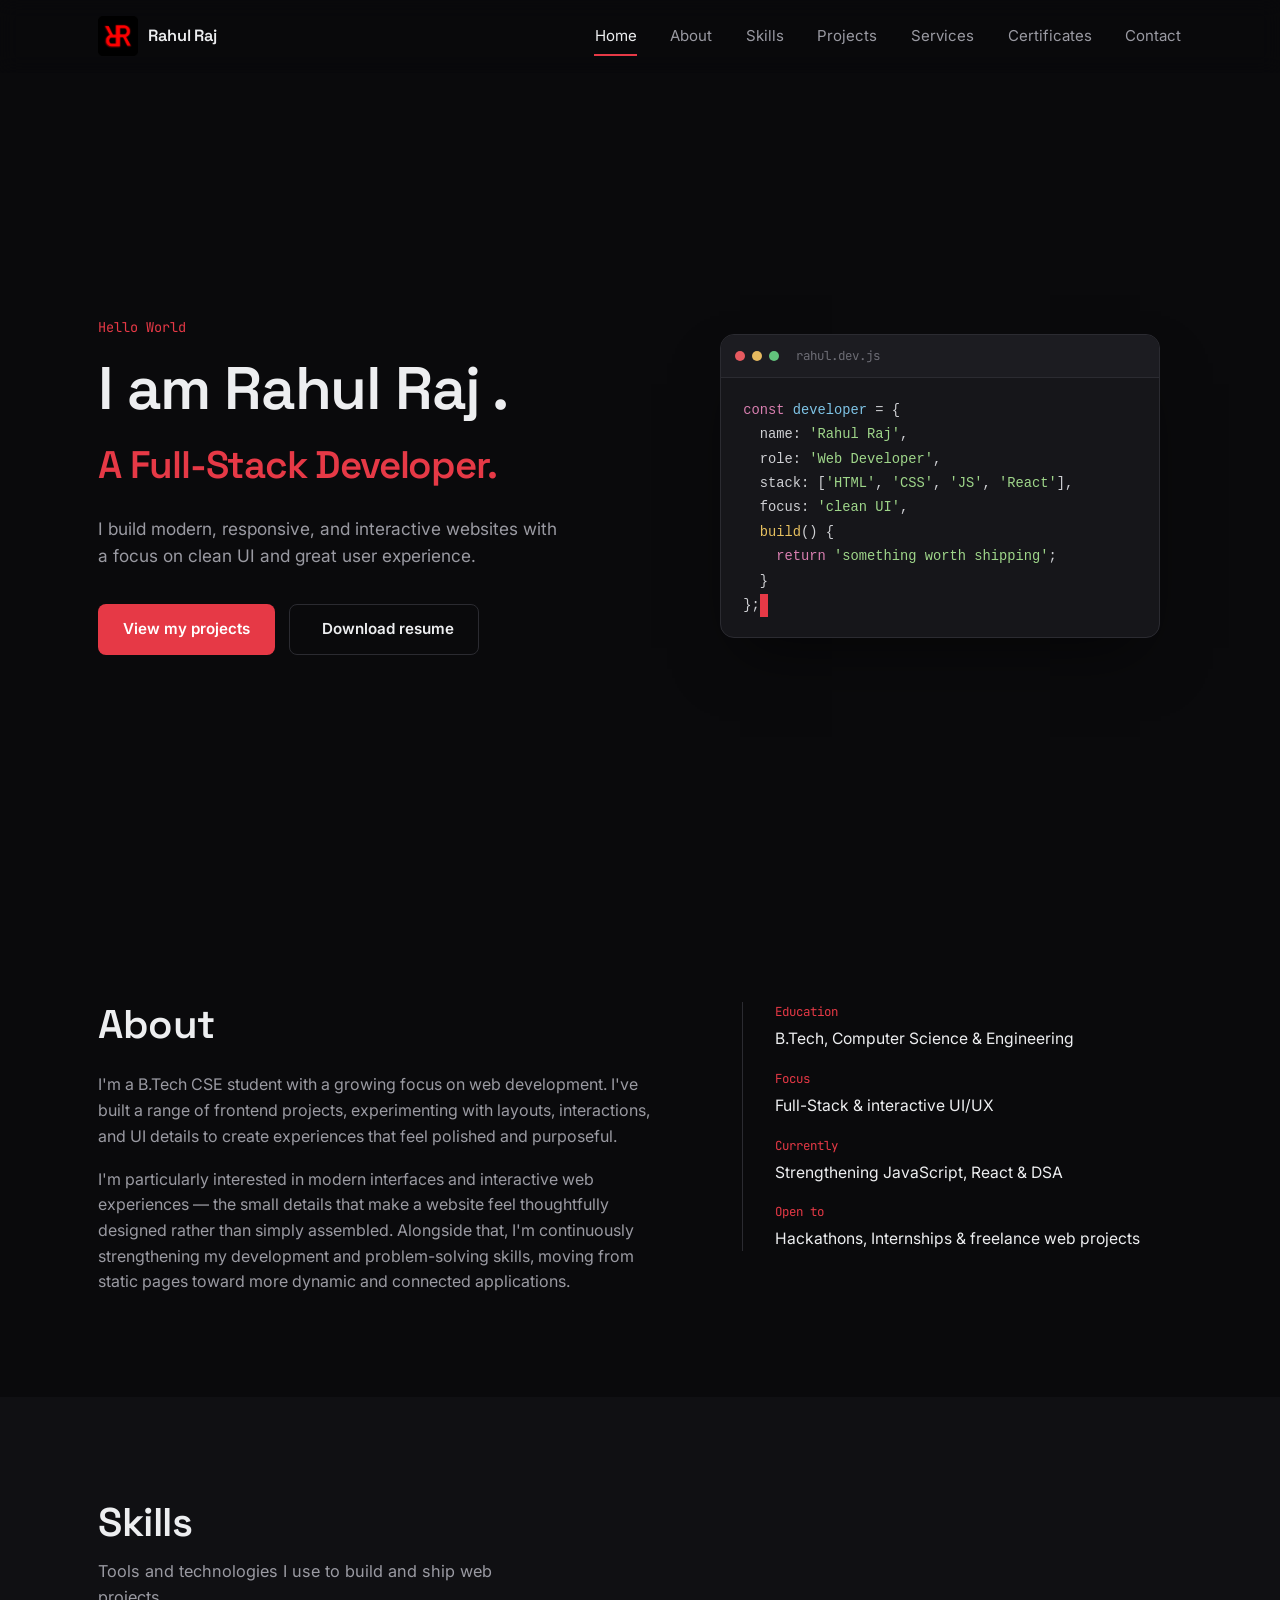
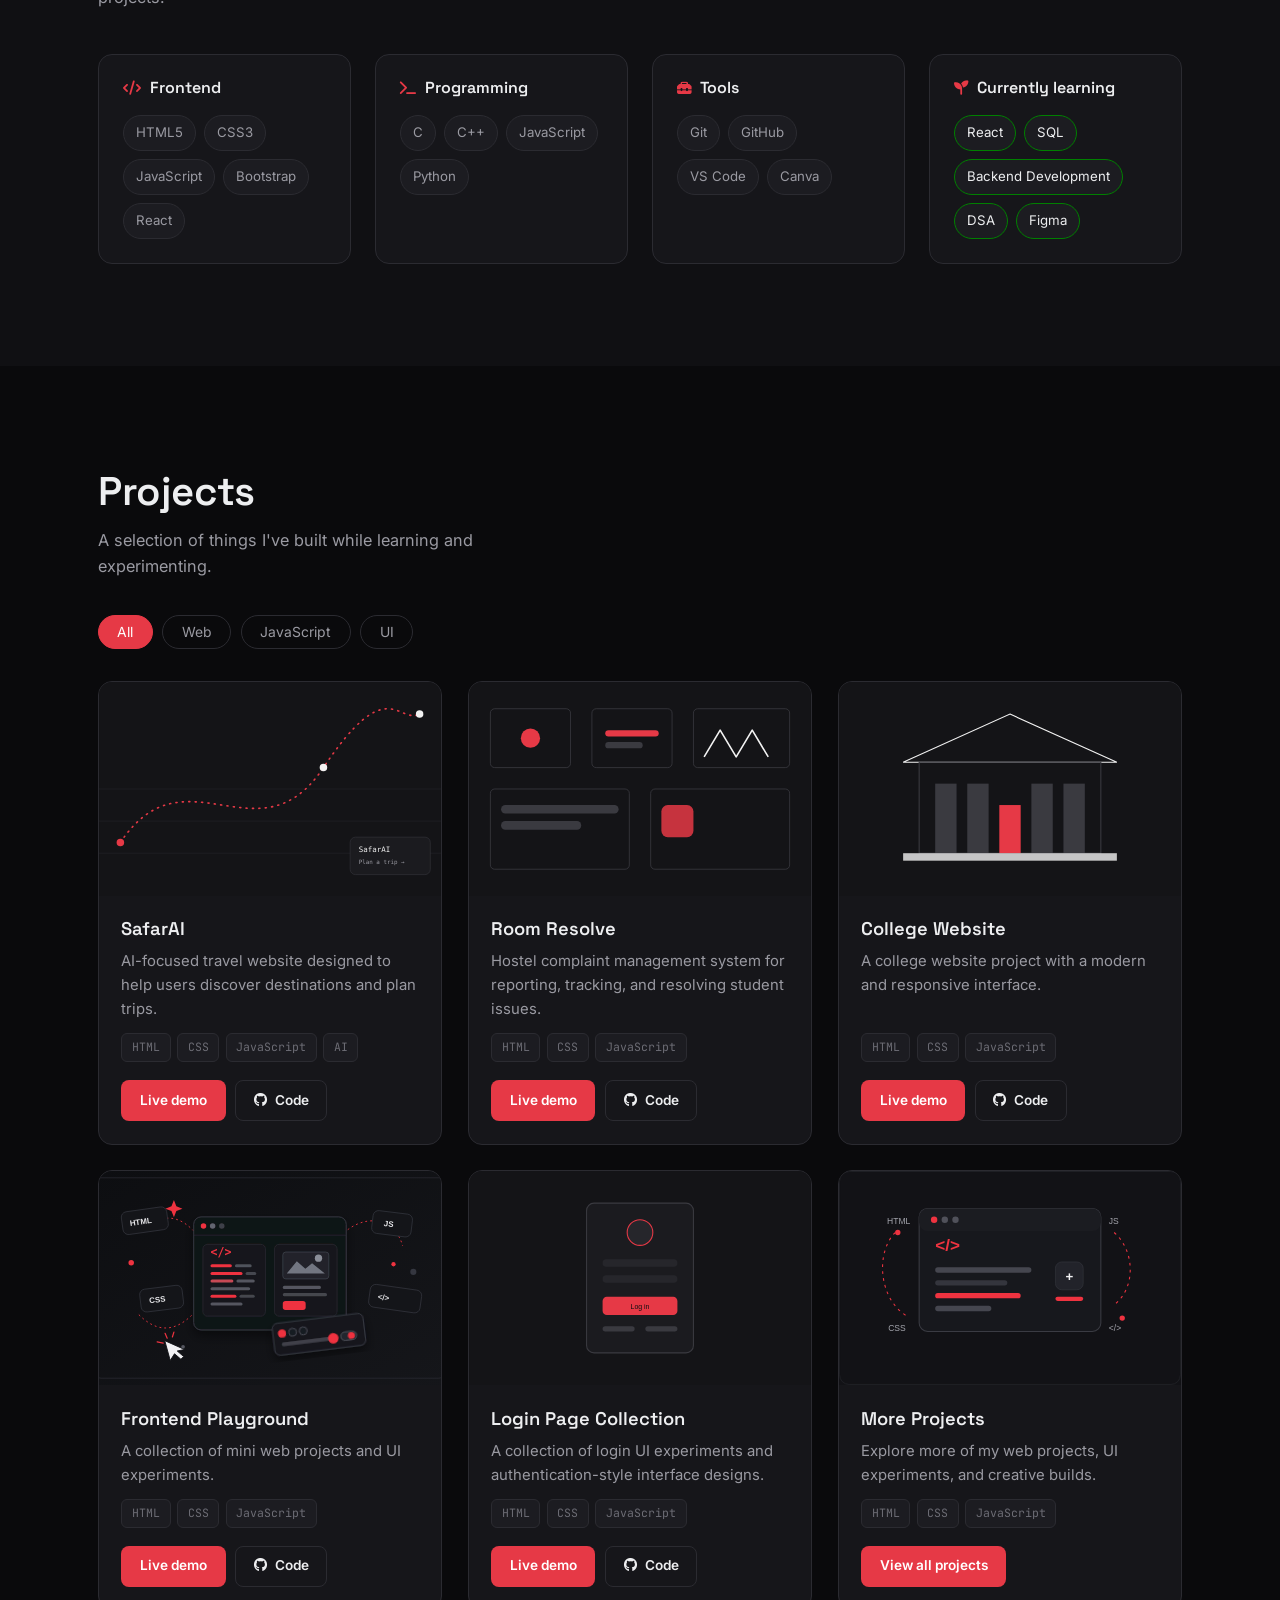
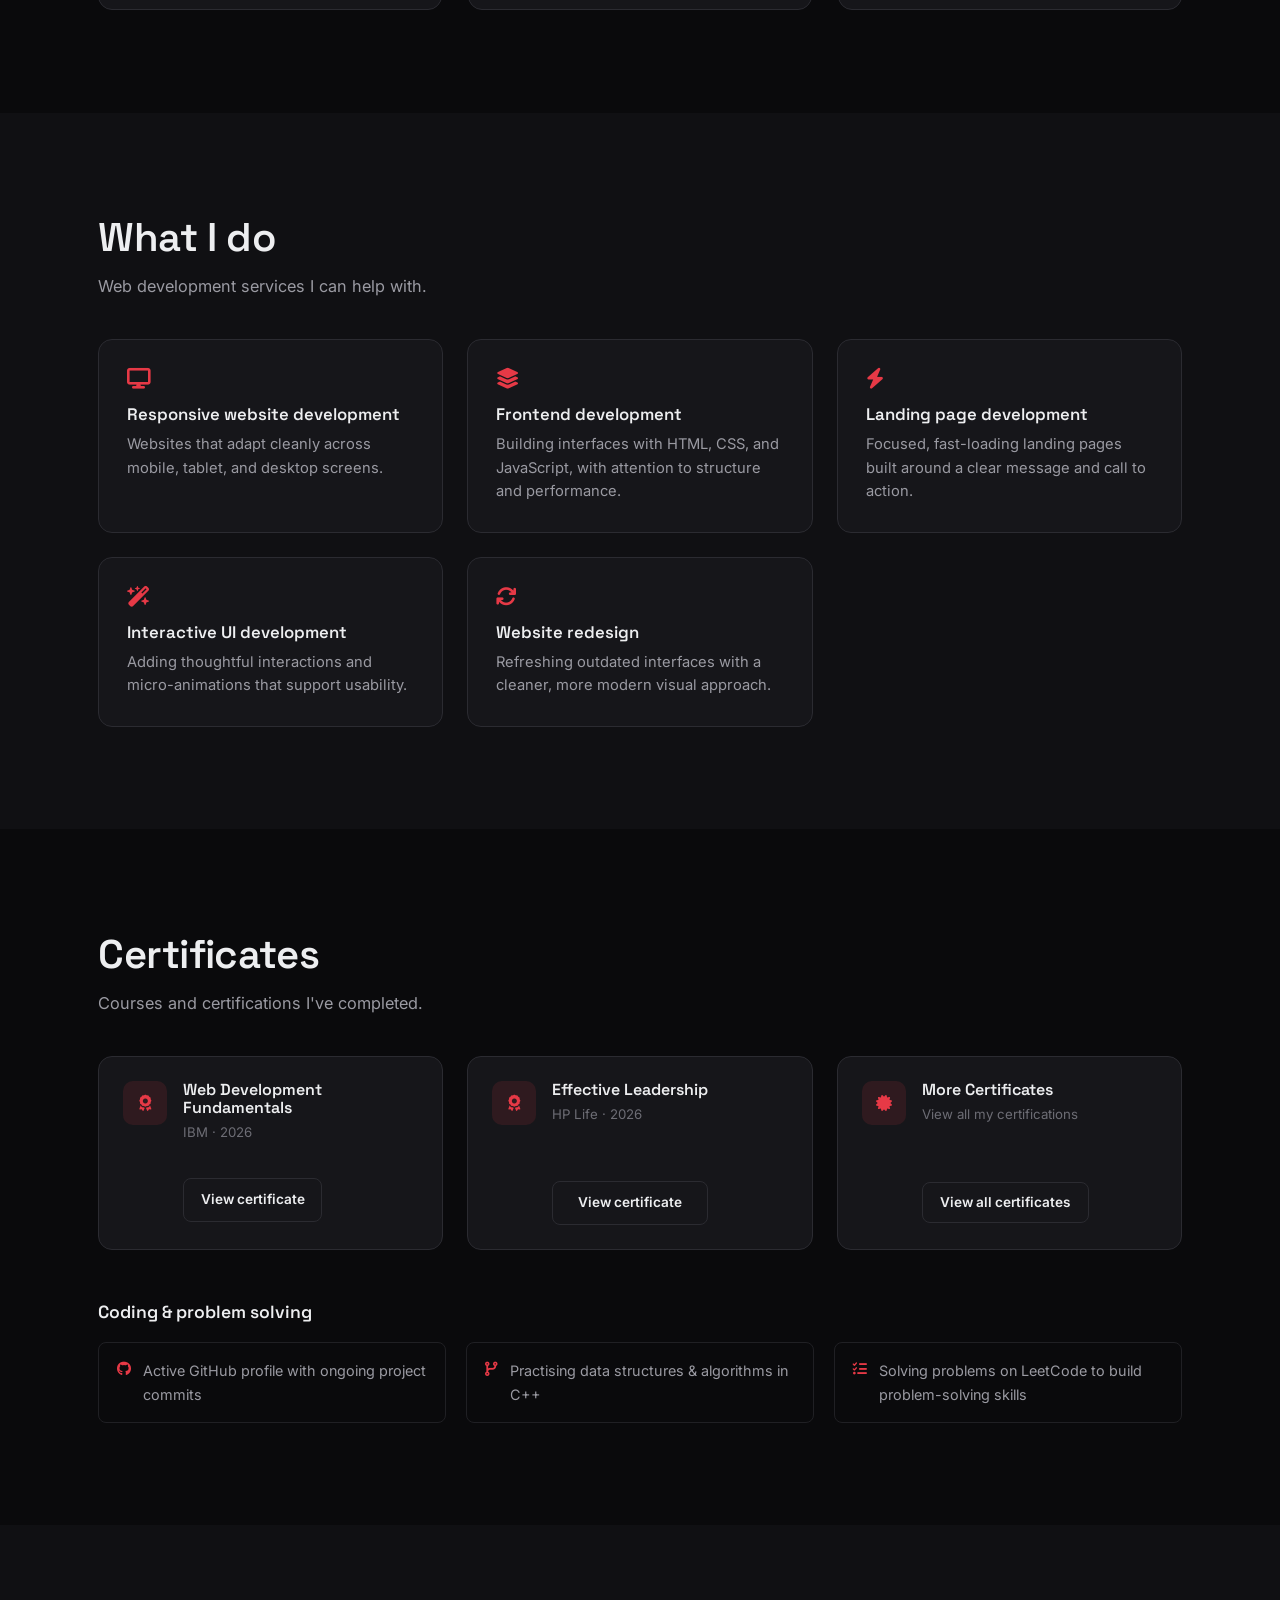
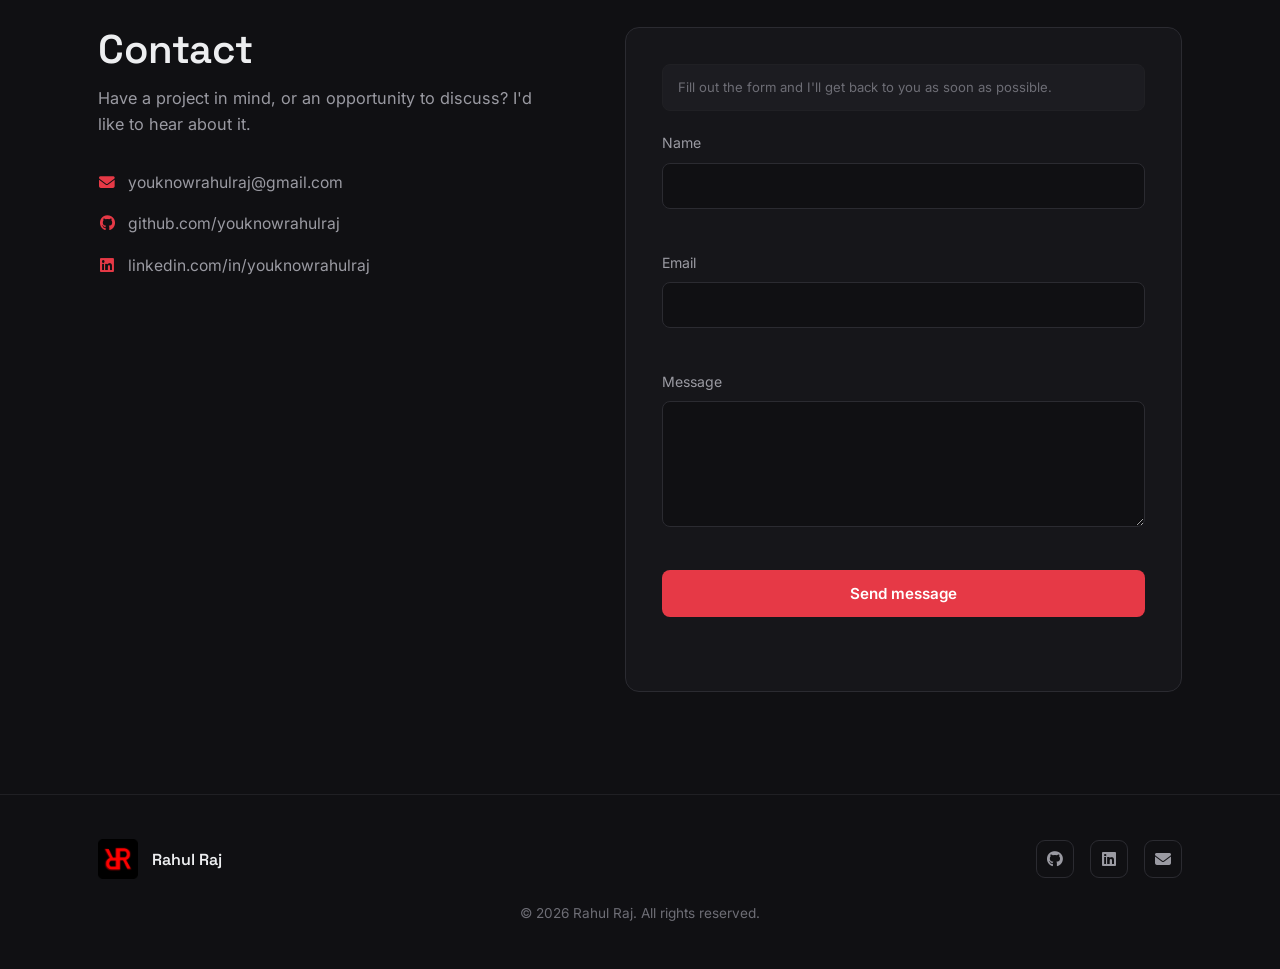
<file: index.html>
<!DOCTYPE html>
<html lang="en">

<head>
  <meta charset="UTF-8">
  <meta name="viewport" content="width=device-width, initial-scale=1.0">

  <title>Rahul Raj | Web Developer</title>

  <meta name="description"
    content="Rahul Raj is a Web Developer who creates modern, responsive, and interactive web experiences. Explore his projects, skills, certificates, and portfolio.">

  <meta name="keywords"
    content="Rahul Raj, Web Developer, Frontend Developer, B.Tech CSE, JavaScript Developer, Portfolio">

  <meta name="author" content="Rahul Raj">

  <!-- Canonical URL -->
  <link rel="canonical" href="https://rahulrajcodes.vercel.app/">

  <!-- Open Graph -->
  <meta property="og:type" content="website">
  <meta property="og:title" content="Rahul Raj | Web Developer">
  <meta property="og:description"
    content="Explore Rahul Raj's portfolio featuring modern web projects, skills, and interactive experiences.">
  <meta property="og:image"
    content="https://rahulrajcodes.vercel.app/assets/images/ogimage.png">
  <meta property="og:url" content="https://rahulrajcodes.vercel.app/">

  <!-- Google Search Console -->
  <meta name="google-site-verification"
    content="EI1iKzN2gcad5tQaXbq9JM5JD6CEstOsiCiM52ZZVPM">

  <!-- Favicon -->
  <link rel="icon" type="image/png" href="/assets/icons/favicon.png">

  <!-- Fonts -->
  <link rel="preconnect" href="https://fonts.googleapis.com">
  <link rel="preconnect" href="https://fonts.gstatic.com" crossorigin>

  <link
    href="https://fonts.googleapis.com/css2?family=Space+Grotesk:wght@500;600;700&family=Inter:wght@400;500;600;700&family=JetBrains+Mono:wght@400;500&display=swap"
    rel="stylesheet">

  <!-- Font Awesome -->
  <link
    rel="stylesheet"
    href="https://cdnjs.cloudflare.com/ajax/libs/font-awesome/6.5.2/css/all.min.css"
    integrity="sha512-SnH5WK+bZxgPHs44uWIX+LLJAJ9/2PkPKZ5QiAj6Ta86w+fsb2TkcmfRyVX3pBnMFcV7oQPJkl9QevSCWr3W6A=="
    crossorigin="anonymous"
    referrerpolicy="no-referrer">

  <!-- Stylesheets -->
  <link rel="stylesheet" href="/css/style.css">
  <link rel="stylesheet" href="/css/certificate.css">
</head>
<body>

  <a class="skip-link" href="#main">Skip to main content</a>

  <!-- ================= NAVBAR ================= -->
  <header class="navbar" id="navbar">
    <div class="navbar-inner">
      <a href="#home" class="brand" aria-label="Rahul Raj, home">
        <span class="brand-mark" aria-hidden="true"><img src="/assets/icons/favicon.png" alt="Name icon"></span>
        <span class="brand-name">Rahul&nbsp;Raj</span>
      </a>

      <nav class="nav-links" id="navLinks" aria-label="Primary">
        <ul>
          <li><a href="#home" class="nav-link active-link" data-nav>Home</a></li>
          <li><a href="#about" class="nav-link" data-nav>About</a></li>
          <li><a href="#skills" class="nav-link" data-nav>Skills</a></li>
          <li><a href="#projects" class="nav-link" data-nav>Projects</a></li>
          <li><a href="#services" class="nav-link" data-nav>Services</a></li>
          <li><a href="#certificates" class="nav-link" data-nav>Certificates</a></li>
          <li><a href="#contact" class="nav-link" data-nav>Contact</a></li>
        </ul>
      </nav>

      <button class="nav-toggle" id="navToggle" aria-label="Open menu" aria-expanded="false" aria-controls="navLinks">
        <span></span><span></span><span></span>
      </button>
    </div>
  </header>

  <main id="main">

    <!-- ================= HERO ================= -->
    <section class="hero" id="home">
      <div class="hero-inner">
        <div class="hero-copy">
          <p class="hero-kicker">Hello World</p>
          <h1 class="hero-title">I am Rahul Raj .<br><span>A Full-Stack Developer.</span></h1>
          <p class="hero-lead">I build modern, responsive, and interactive websites with a focus on clean UI and great
            user experience.</p>
          <div class="hero-actions">
            <a href="#projects" class="btn btn-primary">View my projects</a>
            <a href="assets/resume/Rahul_Raj_Resume.pdf" class="btn btn-ghost" download>
              <i class="fa-solid fa-arrow-down-to-bracket" aria-hidden="true"></i> Download resume
            </a>
          </div>
        </div>

        <div class="hero-visual" aria-hidden="true">
          <div class="editor-window">
            <div class="editor-titlebar">
              <span class="dot dot-red"></span><span class="dot dot-yellow"></span><span class="dot dot-green"></span>
              <span class="editor-filename">rahul.dev.js</span>
            </div>
            <pre class="editor-body"><code><span class="tok-key">const</span> <span class="tok-var">developer</span> = {
  <span class="tok-prop">name</span>: <span class="tok-str">'Rahul Raj'</span>,
  <span class="tok-prop">role</span>: <span class="tok-str">'Web Developer'</span>,
  <span class="tok-prop">stack</span>: [<span class="tok-str">'HTML'</span>, <span class="tok-str">'CSS'</span>, <span class="tok-str">'JS'</span>, <span class="tok-str">'React'</span>],
  <span class="tok-prop">focus</span>: <span class="tok-str">'clean UI'</span>,
  <span class="tok-fn">build</span>() {
    <span class="tok-key">return</span> <span class="tok-str">'something worth shipping'</span>;
  }
};<span class="caret">&nbsp;</span></code></pre>
          </div>
        </div>
      </div>

    </section>

    <!-- ================= ABOUT ================= -->
    <section class="section" id="about">
      <div class="section-inner about-grid">
        <div class="about-copy">
          <h2 class="section-title">About</h2>
          <p>I'm a B.Tech CSE student with a growing focus on web development. I've built a range of frontend projects,
            experimenting with layouts, interactions, and UI details to create experiences that feel polished and
            purposeful.</p>
          <p>I'm particularly interested in modern interfaces and interactive web experiences — the small details that
            make a website feel thoughtfully designed rather than simply assembled. Alongside that, I'm continuously
            strengthening my development and problem-solving skills, moving from static pages toward more dynamic and
            connected applications.</p>
        </div>
        <div class="about-facts">
          <div class="fact-item">
            <span class="fact-label">Education</span>
            <span class="fact-value">B.Tech, Computer Science &amp; Engineering</span>
          </div>
          <div class="fact-item">
            <span class="fact-label">Focus</span>
            <span class="fact-value">Full-Stack &amp; interactive UI/UX</span>
          </div>
          <div class="fact-item">
            <span class="fact-label">Currently</span>
            <span class="fact-value">Strengthening JavaScript, React &amp; DSA</span>
          </div>
          <div class="fact-item">
            <span class="fact-label">Open to</span>
            <span class="fact-value">Hackathons, Internships &amp; freelance web projects</span>
          </div>
        </div>
      </div>
    </section>

    <!-- ================= SKILLS ================= -->
    <section class="section section-alt" id="skills">
      <div class="section-inner">
        <h2 class="section-title">Skills</h2>
        <p class="section-lead">Tools and technologies I use to build and ship web projects.</p>

        <div class="skills-grid">
          <div class="skill-group">
            <h3 class="skill-group-title"><i class="fa-solid fa-code" aria-hidden="true"></i> Frontend</h3>
            <ul class="skill-tags">
              <li>HTML5</li>
              <li>CSS3</li>
              <li>JavaScript</li>
              <li>Bootstrap</li>
              <li>React</li>
            </ul>
          </div>
          <div class="skill-group">
            <h3 class="skill-group-title"><i class="fa-solid fa-terminal" aria-hidden="true"></i> Programming</h3>
            <ul class="skill-tags">
              <li>C</li>
              <li>C++</li>
              <li>JavaScript</li>
              <li>Python</li>
            </ul>
          </div>
          <div class="skill-group">
            <h3 class="skill-group-title"><i class="fa-solid fa-toolbox" aria-hidden="true"></i> Tools</h3>
            <ul class="skill-tags">
              <li>Git</li>
              <li>GitHub</li>
              <li>VS Code</li>
              <li>Canva</li>
            </ul>
          </div>
          <div class="skill-group">
            <h3 class="skill-group-title"><i class="fa-solid fa-seedling" aria-hidden="true"></i> Currently learning
            </h3>
            <ul class="skill-tags skill-tags-learning">
              <li>React</li>
              <li>SQL</li>
              <li>Backend Development</li>
              <li>DSA</li>
              <li>Figma</li>
            </ul>
          </div>
        </div>
      </div>
    </section>

    <!-- ================= PROJECTS ================= -->
    <section class="section" id="projects">
      <div class="section-inner">
        <h2 class="section-title">Projects</h2>
        <p class="section-lead">A selection of things I've built while learning and experimenting.</p>

        <div class="filter-bar" role="tablist" aria-label="Filter projects by category">
          <button class="filter-btn is-active" data-filter="all" role="tab" aria-selected="true">All</button>
          <button class="filter-btn" data-filter="web" role="tab" aria-selected="false">Web</button>
          <button class="filter-btn" data-filter="javascript" role="tab" aria-selected="false">JavaScript</button>
          <button class="filter-btn" data-filter="ui" role="tab" aria-selected="false">UI</button>
        </div>

        <div class="projects-grid" id="projectsGrid">

          <article class="project-card" data-category="web javascript">
            <div class="project-media">
              <img src="assets/images/project-safarai.svg"
                alt="Screenshot placeholder of the SafarAI travel planning website" loading="lazy" width="640"
                height="400">
            </div>
            <div class="project-body">
              <h3 class="project-title">SafarAI</h3>
              <p class="project-desc">AI-focused travel website designed to help users discover destinations and plan
                trips.</p>
              <ul class="tech-tags">
                <li>HTML</li>
                <li>CSS</li>
                <li>JavaScript</li>
                <li>AI</li>
              </ul>
              <div class="project-actions">
                <a href="https://safaraitravelplanner.vercel.app/" class="btn btn-small btn-primary"
                  aria-label="View live demo of SafarAI">Live demo</a>
                <a href="https://github.com/youknowrahulraj/safarAI.git" class="btn btn-small btn-ghost"
                  aria-label="View SafarAI source code on GitHub"><i class="fa-brands fa-github" aria-hidden="true"></i>
                  Code</a>
              </div>
            </div>
          </article>

          <article class="project-card" data-category="web ui">
            <div class="project-media">
              <img src="assets/images/room-resolve.svg" alt="Screenshot placeholder of the Frontend Playground project"
                loading="lazy" width="640" height="400">
            </div>
            <div class="project-body">
              <h3 class="project-title">Room Resolve</h3>
              <p class="project-desc">Hostel complaint management system for reporting, tracking, and resolving student
                issues.
              </p>
              <ul class="tech-tags">
                <li>HTML</li>
                <li>CSS</li>
                <li>JavaScript</li>
              </ul>
              <div class="project-actions">
                <a href="https://roomresolve.onrender.com/" class="btn btn-small btn-primary"
                  aria-label="View live demo of Room Resolve">Live
                  demo</a>
                <a href="https://github.com/youknowrahulraj/RoomResolve.git" class="btn btn-small btn-ghost"
                  aria-label="View Room Resolve source code on GitHub"><i class="fa-brands fa-github"
                    aria-hidden="true"></i> Code</a>
              </div>
            </div>
          </article>

          <article class="project-card" data-category="web ui">
            <div class="project-media">
              <img src="assets/images/project-college.svg" alt="Screenshot placeholder of the College Website project"
                loading="lazy" width="640" height="400">
            </div>
            <div class="project-body">
              <h3 class="project-title">College Website</h3>
              <p class="project-desc">A college website project with a modern and responsive interface.</p>
              <ul class="tech-tags">
                <li>HTML</li>
                <li>CSS</li>
                <li>JavaScript</li>
              </ul>
              <div class="project-actions">
                <a href="https://gcegaya.vercel.app/"
                  class="btn btn-small btn-primary" aria-label="View live demo of College Website">Live
                  demo</a>
                <a href="https://github.com/youknowrahulraj/College-Website.git" class="btn btn-small btn-ghost"
                  aria-label="View College Website source code on GitHub"><i class="fa-brands fa-github"
                    aria-hidden="true"></i> Code</a>
              </div>
            </div>
          </article>

          <article class="project-card" data-category="javascript ui">
            <div class="project-media">
              <img src="assets/images/frontend-playground.svg"
                alt="Screenshot placeholder A collection of mini web projects" loading="lazy" width="640" height="400">
            </div>
            <div class="project-body">
              <h3 class="project-title">Frontend Playground</h3>
              <p class="project-desc">A collection of mini web projects and UI experiments.</p>
              <ul class="tech-tags">
                <li>HTML</li>
                <li>CSS</li>
                <li>JavaScript</li>
              </ul>
              <div class="project-actions">
                <a href="https://youknowrahulraj.github.io/Frontend-Playground/" class="btn btn-small btn-primary"
                  aria-label="View live demo of mini web projects">Live
                  demo</a>
                <a href="https://github.com/youknowrahulraj/Frontend-Playground.git" class="btn btn-small btn-ghost"
                  aria-label="View mini web projects source code on GitHub"><i class="fa-brands fa-github"
                    aria-hidden="true"></i> Code</a>
              </div>
            </div>
          </article>

          <article class="project-card" data-category="ui">
            <div class="project-media">
              <img src="assets/images/project-login.svg"
                alt="Screenshot placeholder of the Login Page Collection project" loading="lazy" width="640"
                height="400">
            </div>
            <div class="project-body">
              <h3 class="project-title">Login Page Collection</h3>
              <p class="project-desc">A collection of login UI experiments and authentication-style interface designs.
              </p>
              <ul class="tech-tags">
                <li>HTML</li>
                <li>CSS</li>
                <li>JavaScript</li>
              </ul>
              <div class="project-actions">
                <a href="#" class="btn btn-small btn-primary" aria-label="View live demo of Login Page Collection">Live
                  demo</a>
                <a href="#" class="btn btn-small btn-ghost"
                  aria-label="View Login Page Collection source code on GitHub"><i class="fa-brands fa-github"
                    aria-hidden="true"></i> Code</a>
              </div>
            </div>
          </article>

          <article class="project-card" data-category="all">
            <div class="project-media">
              <img src="assets/images/more-projects.svg" alt="More web projects and experiments" loading="lazy"
                width="640" height="400">
            </div>
            <div class="project-body">
              <h3 class="project-title">More Projects</h3>
              <p class="project-desc">Explore more of my web projects, UI experiments, and creative builds.</p>
              <ul class="tech-tags">
                <li>HTML</li>
                <li>CSS</li>
                <li>JavaScript</li>
              </ul>
              <div class="project-actions">
                <a href="/html/project.html" class="btn btn-small btn-primary" aria-label="View all projects">View all
                  projects</a>
              </div>
            </div>
          </article>

        </div>

        <p class="filter-empty" id="filterEmpty" hidden>No projects in this category yet.</p>
      </div>
    </section>

    <!-- ================= SERVICES ================= -->
    <section class="section section-alt" id="services">
      <div class="section-inner">
        <h2 class="section-title">What I do</h2>
        <p class="section-lead">Web development services I can help with.</p>

        <div class="services-grid">
          <div class="service-card">
            <i class="fa-solid fa-display service-icon" aria-hidden="true"></i>
            <h3 class="service-title">Responsive website development</h3>
            <p class="service-desc">Websites that adapt cleanly across mobile, tablet, and desktop screens.</p>
          </div>
          <div class="service-card">
            <i class="fa-solid fa-layer-group service-icon" aria-hidden="true"></i>
            <h3 class="service-title">Frontend development</h3>
            <p class="service-desc">Building interfaces with HTML, CSS, and JavaScript, with attention to structure and
              performance.</p>
          </div>
          <div class="service-card">
            <i class="fa-solid fa-bolt service-icon" aria-hidden="true"></i>
            <h3 class="service-title">Landing page development</h3>
            <p class="service-desc">Focused, fast-loading landing pages built around a clear message and call to action.
            </p>
          </div>
          <div class="service-card">
            <i class="fa-solid fa-wand-magic-sparkles service-icon" aria-hidden="true"></i>
            <h3 class="service-title">Interactive UI development</h3>
            <p class="service-desc">Adding thoughtful interactions and micro-animations that support usability.</p>
          </div>
          <div class="service-card">
            <i class="fa-solid fa-arrows-rotate service-icon" aria-hidden="true"></i>
            <h3 class="service-title">Website redesign</h3>
            <p class="service-desc">Refreshing outdated interfaces with a cleaner, more modern visual approach.</p>
          </div>
        </div>
      </div>
    </section>

    <!-- ================= CERTIFICATES ================= -->
    <section class="section" id="certificates">
      <div class="section-inner">
        <h2 class="section-title">Certificates</h2>
        <p class="section-lead">Courses and certifications I've completed.</p>

        <div class="cert-grid">
          <div class="cert-card">
            <div class="cert-icon"><i class="fa-solid fa-award" aria-hidden="true"></i></div>
            <div class="cert-body">
              <h3 class="cert-name">Web Development<br>Fundamentals</h3>
              <p class="cert-meta">IBM &middot; 2026</p>
              <a href="/assets/certificates/IBM Web Development Fundamentals/Web Development Fundamentals.pdf"
                class="btn btn-small btn-ghost view-certificate">
                View certificate</a>
            </div>
          </div>
          <div class="cert-card">
            <div class="cert-icon"><i class="fa-solid fa-award" aria-hidden="true"></i></div>
            <div class="cert-body">
              <h3 class="cert-name">Effective Leadership</h3>
              <p class="cert-meta">HP Life &middot; 2026 <br> &ThinSpace;</p>
              <a href="/assets/certificates/HP Life Effective Leadership.pdf"
                class="btn btn-small btn-ghost view-certificate">View
                certificate</a>
            </div>
          </div>
          <div class="cert-card more-cert-card">
            <div class="cert-icon">
              <i class="fa-solid fa-certificate" aria-hidden="true"></i>
            </div>

            <div class="cert-body">
              <h3 class="cert-name">More Certificates</h3>
              <p class="cert-meta">View all my certifications<br> &ThinSpace;<br> &ThinSpace;</p>

              <a href="html/certificate.html" class="btn btn-small btn-ghost">
                View all certificates
              </a>
            </div>
          </div>
        </div>

        <div class="achievements">
          <h3 class="achievements-title">Coding &amp; problem solving</h3>
          <div class="achievements-row">
            <div class="achv-item"><i class="fa-brands fa-github" aria-hidden="true"></i><span>Active GitHub profile
                with ongoing project commits</span></div>
            <div class="achv-item"><i class="fa-solid fa-code-branch" aria-hidden="true"></i><span>Practising data
                structures &amp; algorithms in C++</span></div>
            <div class="achv-item"><i class="fa-solid fa-list-check" aria-hidden="true"></i><span>Solving problems on
                LeetCode to build problem-solving skills</span></div>
          </div>
        </div>
      </div>
    </section>

    <div class="certificate-modal" id="certificateModal">
      <div class="certificate-modal-box">

        <button class="certificate-close" id="certificateClose" aria-label="Close certificate">
          <i class="fa-solid fa-xmark"></i>
        </button>

        <iframe id="certificateFrame" src="" title="Certificate Preview"></iframe>

      </div>
    </div>

    <!-- ================= CONTACT ================= -->
    <section class="section section-alt" id="contact">
      <div class="section-inner contact-grid">
        <div class="contact-copy">
          <h2 class="section-title">Contact</h2>
          <p class="section-lead">Have a project in mind, or an opportunity to discuss? I'd like to hear about it.</p>

          <ul class="contact-links">
            <li>
              <a href="mailto:youknowrahulraj@gmail.com">
                <i class="fa-solid fa-envelope" aria-hidden="true"></i> youknowrahulraj@gmail.com
              </a>
            </li>
            <li>
              <a href="https://github.com/youknowrahulraj" target="_blank" rel="noopener noreferrer">
                <i class="fa-brands fa-github" aria-hidden="true"></i> github.com/youknowrahulraj
              </a>
            </li>
            <li>
              <a href="https://www.linkedin.com/in/youknowrahulraj/" target="_blank" rel="noopener noreferrer">
                <i class="fa-brands fa-linkedin" aria-hidden="true"></i> linkedin.com/in/youknowrahulraj
              </a>
            </li>
          </ul>
        </div>

        <form class="contact-form" id="contactForm" action="https://formspree.io/f/mgaedzrg" method="POST">
          <p class="form-note">
            Fill out the form and I'll get back to you as soon as possible.
          </p>

          <div class="form-field">
            <label for="name">Name</label>
            <input type="text" id="name" name="name" autocomplete="name" required aria-describedby="nameError">
            <span class="form-error" id="nameError" role="alert"></span>
          </div>

          <div class="form-field">
            <label for="email">Email</label>
            <input type="email" id="email" name="email" autocomplete="email" required aria-describedby="emailError">
            <span class="form-error" id="emailError" role="alert"></span>
          </div>

          <div class="form-field">
            <label for="message">Message</label>
            <textarea id="message" name="message" rows="5" required aria-describedby="messageError"></textarea>
            <span class="form-error" id="messageError" role="alert"></span>
          </div>

          <button type="submit" class="btn btn-primary btn-block" id="submitButton">
            Send message
          </button>

          <p class="form-status" id="formStatus" role="status" aria-live="polite"></p>
        </form>
      </div>
    </section>

  </main>

  <!-- ================= FOOTER ================= -->
  <footer class="footer">
    <div class="footer-inner">
      <div class="footer-brand">
        <span class="brand-mark" aria-hidden="true"><img src="/assets/icons/favicon.png" alt="Name icon"></span>
        <div>
          <p class="footer-name">Rahul Raj</p>
        </div>
      </div>

      <div class="footer-social">
        <a href="https://github.com/youknowrahulraj" target="_blank" rel="noopener noreferrer" aria-label="GitHub"><i
            class="fa-brands fa-github" aria-hidden="true"></i></a>
        <a href="https://www.linkedin.com/in/youknowrahulraj/" target="_blank" rel="noopener noreferrer"
          aria-label="LinkedIn"><i class="fa-brands fa-linkedin" aria-hidden="true"></i></a>
        <a href="mailto:youknowrahulraj@gmail.com" aria-label="Email"><i class="fa-solid fa-envelope"
            aria-hidden="true"></i></a>
      </div>

      <p class="footer-copy">&copy; <span id="year"></span> Rahul Raj. All rights reserved.</p>
    </div>

    <button class="back-to-top" id="backToTop" aria-label="Back to top">
      <i class="fa-solid fa-arrow-up" aria-hidden="true"></i>
    </button>
  </footer>

  <script src="js/script.js" defer></script>
</body>

</html>
</file>
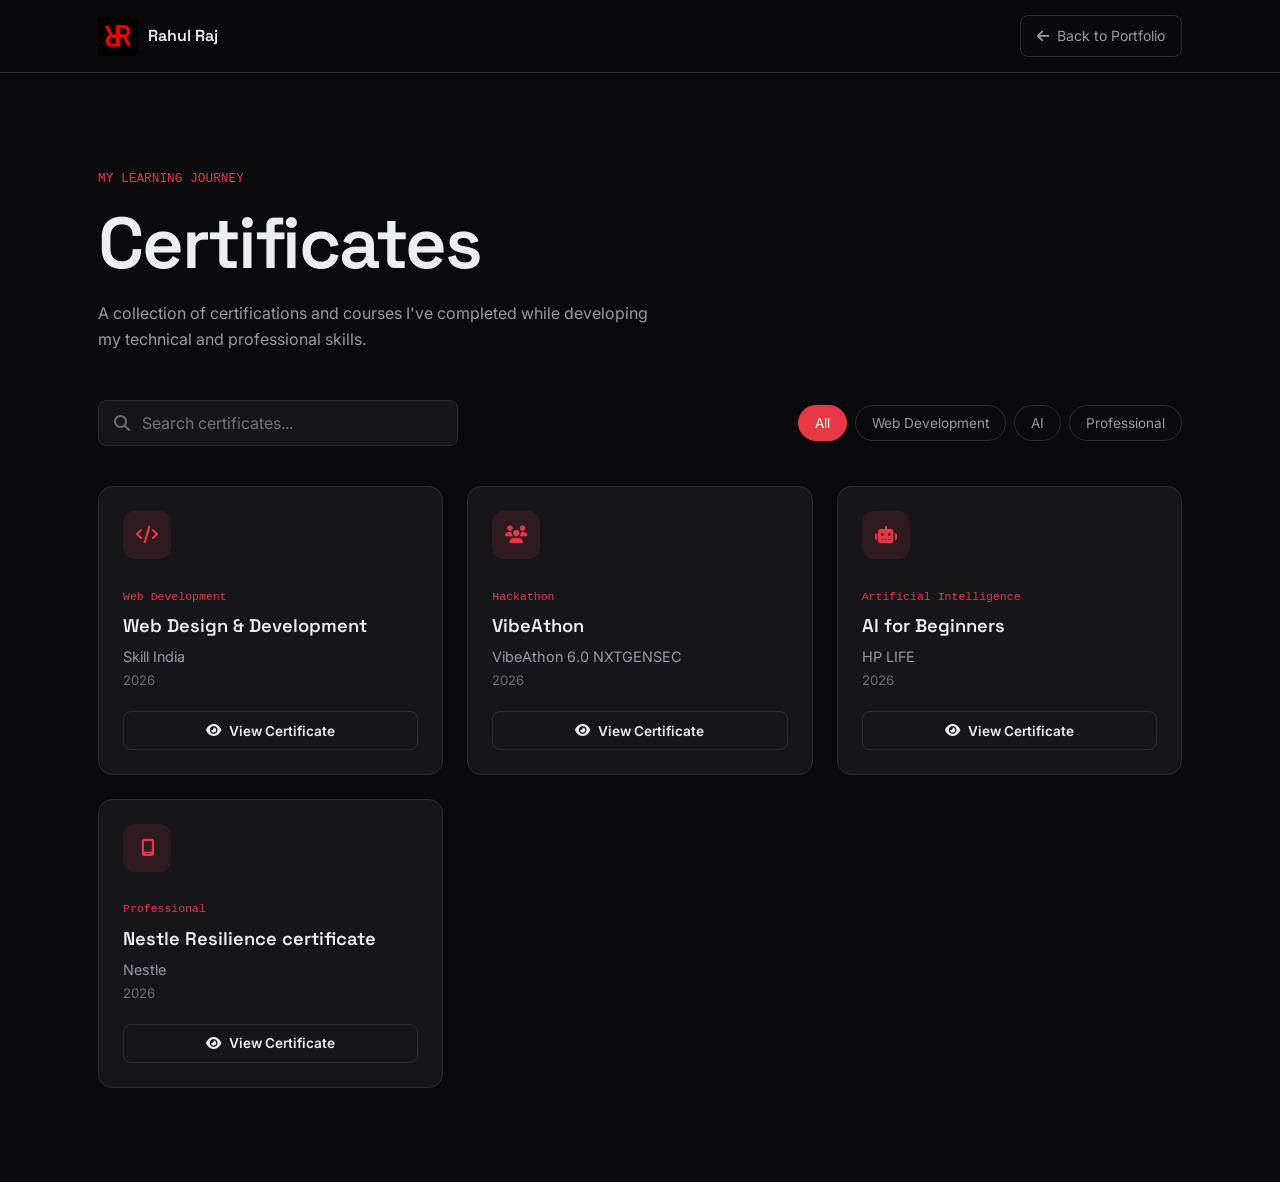
<file: html/certificate.html>
<!DOCTYPE html>
<html lang="en">

<head>
  <meta charset="UTF-8">
  <meta name="viewport" content="width=device-width, initial-scale=1.0">

  <title>Certificates | Rahul Raj</title>

  <meta name="description" content="Explore Rahul Raj's certificates and professional learning achievements.">

  <link rel="icon" type="image/png" href="../assets/icons/favicon.png">

  <!-- Fonts -->
  <link rel="preconnect" href="https://fonts.googleapis.com">
  <link rel="preconnect" href="https://fonts.gstatic.com" crossorigin>

  <link
    href="https://fonts.googleapis.com/css2?family=Space+Grotesk:wght@500;600;700&family=Inter:wght@400;500;600;700&display=swap"
    rel="stylesheet">

  <!-- Font Awesome -->
  <link rel="stylesheet" href="https://cdnjs.cloudflare.com/ajax/libs/font-awesome/6.5.2/css/all.min.css">

  <!-- External CSS -->
  <link rel="stylesheet" href="../css/style.css">
  <link rel="stylesheet" href="../css/certificate.css">
</head>

<body>

  <!-- ================= HEADER ================= -->

  <header class="cert-navbar">

    <div class="cert-navbar-inner">

      <a href="../index.html" class="cert-brand">
        <span class="brand-mark">
          <img src="../assets/icons/favicon.png" alt="Rahul Raj">
        </span>

        <span>Rahul Raj</span>
      </a>

      <a href="../index.html" class="back-btn">
        <i class="fa-solid fa-arrow-left"></i>
        Back to Portfolio
      </a>

    </div>

  </header>


  <!-- ================= MAIN ================= -->

  <main>

    <section class="cert-page">

      <div class="cert-page-inner">

        <div class="cert-header">

          <p class="cert-kicker">MY LEARNING JOURNEY</p>

          <h1>Certificates</h1>

          <p>
            A collection of certifications and courses I've completed
            while developing my technical and professional skills.
          </p>

        </div>


        <!-- ================= FILTER ================= -->

        <div class="cert-controls">

          <div class="cert-search">

            <i class="fa-solid fa-magnifying-glass"></i>

            <input type="text" id="certificateSearch" placeholder="Search certificates..."
              aria-label="Search certificates">

          </div>


          <div class="cert-filters">

            <button class="cert-filter active" data-filter="all">
              All
            </button>

            <button class="cert-filter" data-filter="web">
              Web Development
            </button>

            <button class="cert-filter" data-filter="ai">
              AI
            </button>

            <button class="cert-filter" data-filter="professional">
              Professional
            </button>

          </div>

        </div>


        <!-- ================= CERTIFICATES ================= -->

        <div class="all-cert-grid" id="certificateGrid">


          <!-- SkillIndia -->

          <article class="certificate-card" data-category="web" data-name="Web Design & Development">

            <div class="certificate-icon">
              <i class="fa-solid fa-code"></i>
            </div>

            <div class="certificate-content">

              <span class="certificate-type">
                Web Development
              </span>

              <h2>Web Design & Development</h2>

              <p class="certificate-issuer">
                Skill India
              </p>

              <p class="certificate-year">
                2026
              </p>

              <button class="view-certificate" data-pdf="../assets/certificates/Web Design & Development.pdf">

                <i class="fa-solid fa-eye"></i>
                View Certificate

              </button>

            </div>

          </article>


          <!-- VibeCoding Hackathon -->

          <article class="certificate-card" data-category="professional" data-name="VibeCoding Hackathon">

            <div class="certificate-icon">
              <i class="fa-solid fa-users"></i>
            </div>

            <div class="certificate-content">

              <span class="certificate-type">
                Hackathon
              </span>

              <h2>VibeAthon</h2>

              <p class="certificate-issuer">
                VibeAthon 6.0 NXTGENSEC
              </p>

              <p class="certificate-year">
                2026
              </p>

              <button class="view-certificate" data-pdf="../assets/certificates/VibeCoding Hackathon certificate.pdf">

                <i class="fa-solid fa-eye"></i>
                View Certificate

              </button>

            </div>

          </article>


          <!-- HP LIFE AI -->

          <article class="certificate-card" data-category="ai" data-name="AI for Beginners HP Life">

            <div class="certificate-icon">
              <i class="fa-solid fa-robot"></i>
            </div>

            <div class="certificate-content">

              <span class="certificate-type">
                Artificial Intelligence
              </span>

              <h2>AI for Beginners</h2>

              <p class="certificate-issuer">
                HP LIFE
              </p>
            
              <p class="certificate-year">
                2026
              </p>

              <button class="view-certificate" data-pdf="../assets/certificates/HP Life AI for Beginners.pdf">

                <i class="fa-solid fa-eye"></i>
                View Certificate

              </button>

            </div>

          </article>


          <!-- ADD MORE CERTIFICATES HERE -->

         <article class="certificate-card" data-category="professional" data-name="Nestle Resilience certificate">

            <div class="certificate-icon">
              <i class="fa-solid fa-mobile-screen"></i>
            </div>

            <div class="certificate-content">

              <span class="certificate-type">
               Professional
              </span>

              <h2>Nestle Resilience certificate</h2>

              <p class="certificate-issuer">
                Nestle
              </p>

              <p class="certificate-year">
                2026
              </p>

              <button class="view-certificate" data-pdf="../assets/certificates/Nestle Resilience certificate.pdf">

                <i class="fa-solid fa-eye"></i>
                View Certificate

              </button>

            </div>

          </article>

        </div>


        <p class="no-results" id="noResults">
          No certificates found.
        </p>

      </div>

    </section>

  </main>


  <!-- ================= PDF POPUP ================= -->

  <div class="certificate-modal" id="certificateModal" aria-hidden="true">

    <div class="certificate-modal-box">

      <button class="certificate-close" id="certificateClose" aria-label="Close certificate">

        <i class="fa-solid fa-xmark"></i>

      </button>

      <iframe id="certificateViewer" title="Certificate preview">
      </iframe>

    </div>

  </div>


  <!-- External JavaScript -->

  <script src="../js/certificate.js"></script>

</body>

</html>
</file>
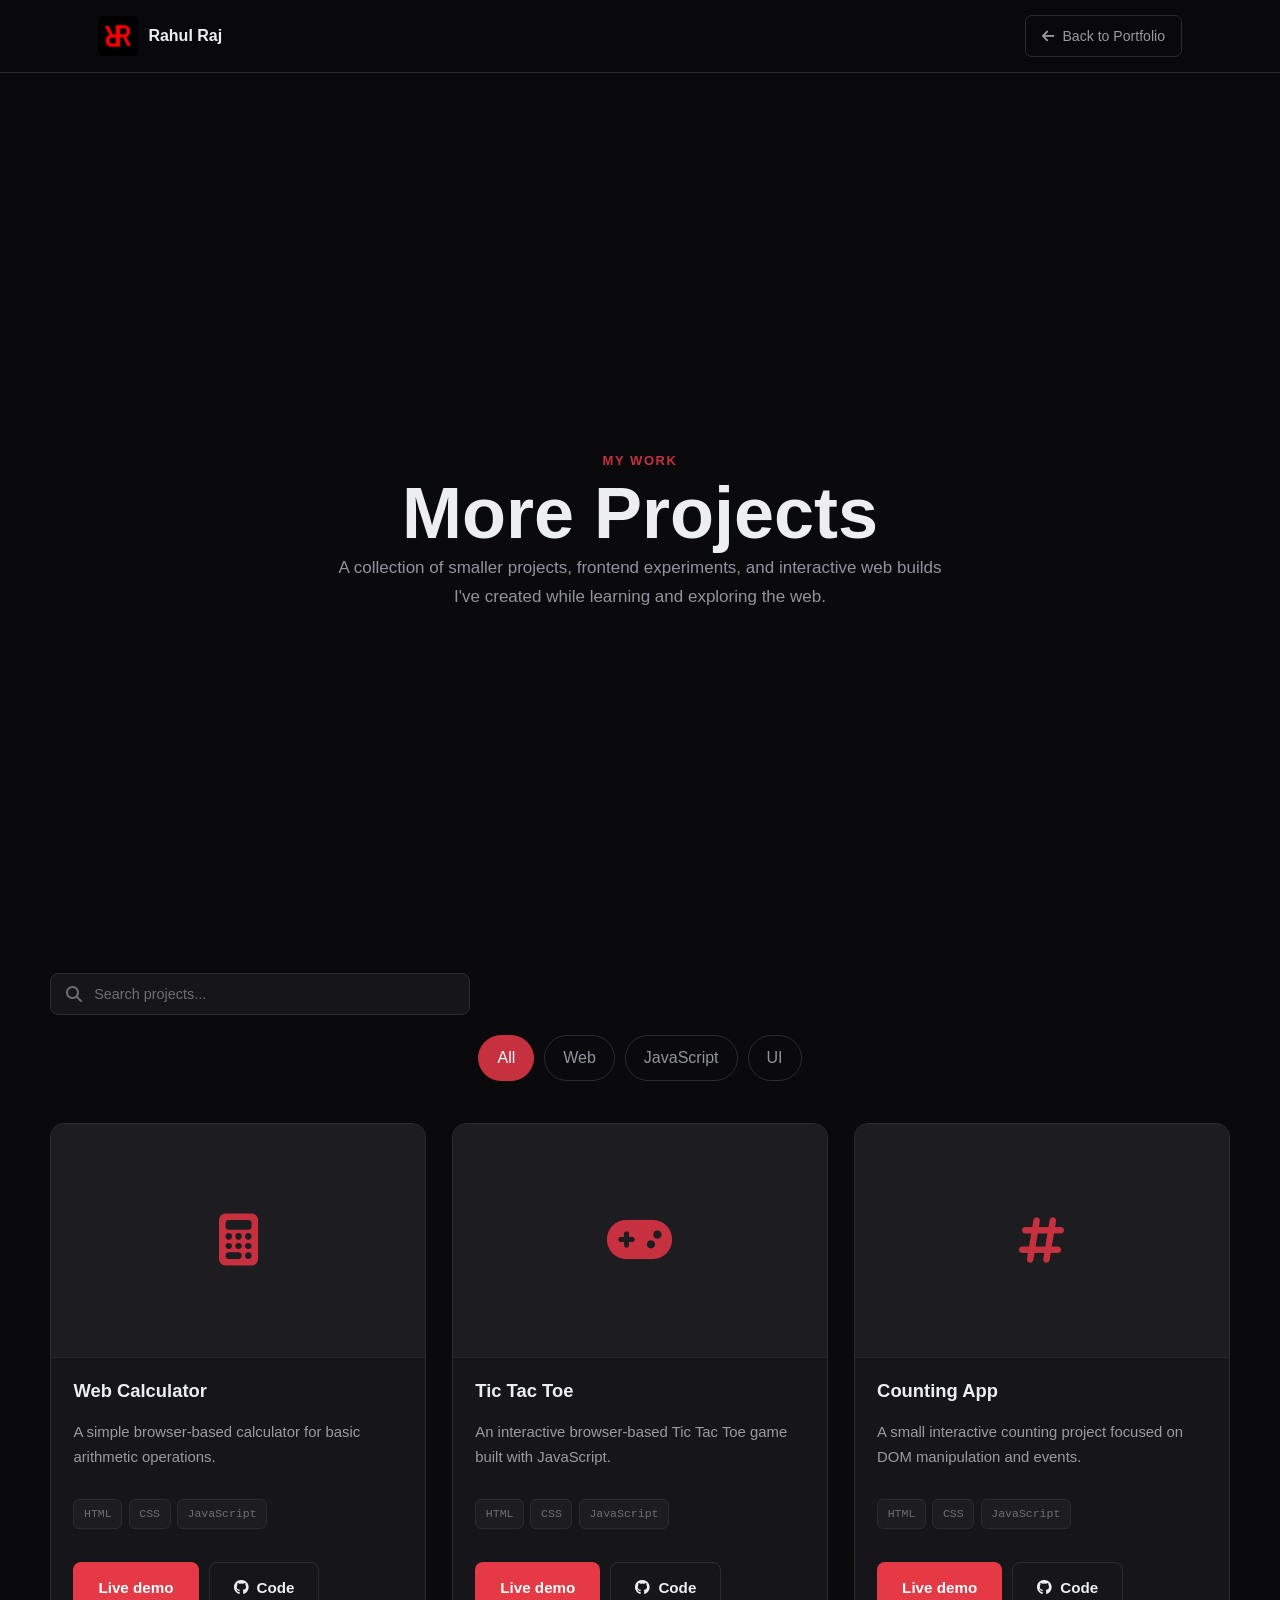
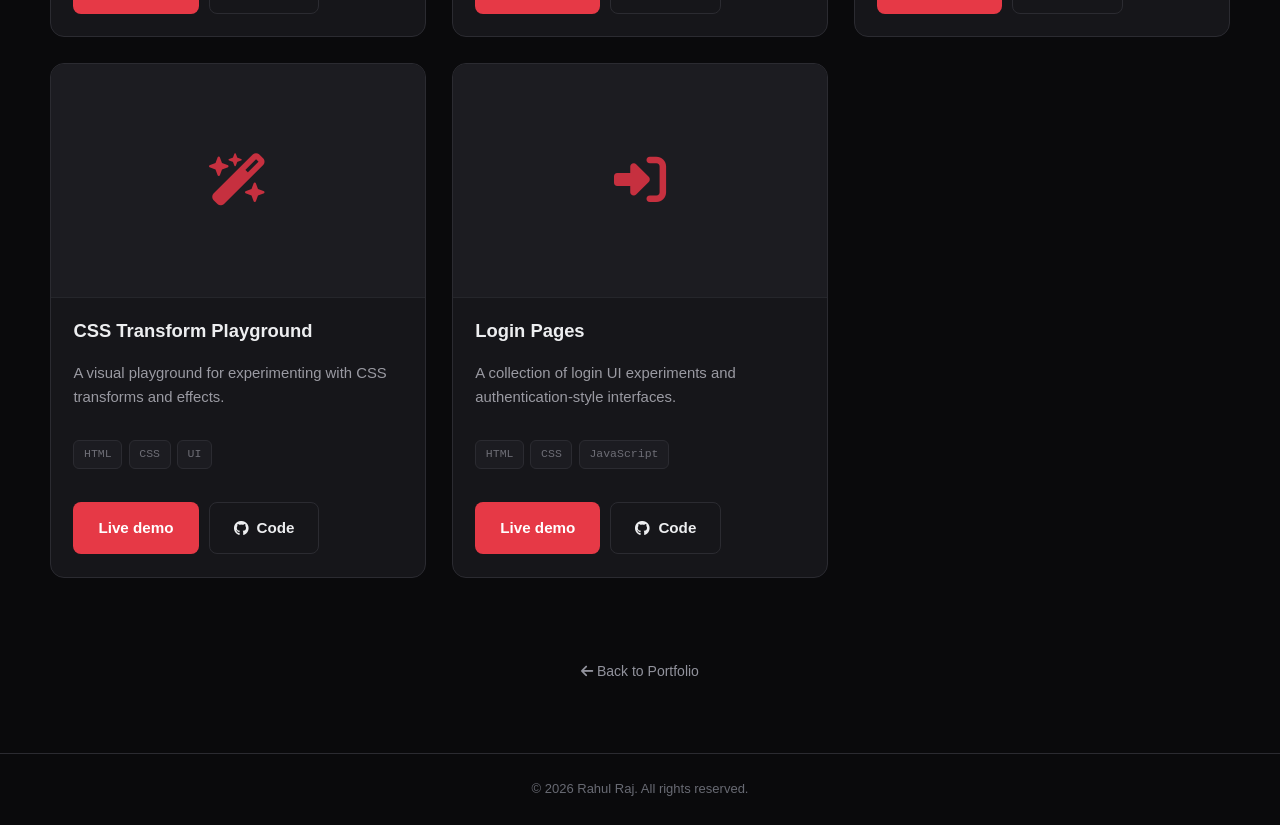
<file: html/project.html>
<!DOCTYPE html>
<html lang="en">

<head>
    <meta charset="UTF-8">
    <meta name="viewport" content="width=device-width, initial-scale=1.0">
    <meta name="description" content="More projects and frontend experiments by Rahul Raj.">
    <title>More Projects — Rahul Raj</title>

    <link rel="stylesheet" href="/css/project.css">
    <link rel="stylesheet" href="/css/style.css">
    <link rel="shortcut icon" href="/assets/icons/favicon.png" type="image/x-icon">

    <link rel="preconnect" href="https://fonts.googleapis.com">
    <link rel="preconnect" href="https://fonts.gstatic.com" crossorigin>
    <link
        href="https://fonts.googleapis.com/css2?family=DM+Sans:wght@400;500;600;700&family=Playfair+Display:wght@600;700&display=swap"
        rel="stylesheet">

    <link rel="stylesheet" href="https://cdnjs.cloudflare.com/ajax/libs/font-awesome/6.5.2/css/all.min.css">
</head>

<body>

    <!-- ================= HEADER ================= -->

    <header class="cert-navbar">
        <div class="cert-navbar-inner">
            <a href="../index.html" class="cert-brand">
                <span class="brand-mark">
                    <img src="../assets/icons/favicon.png" alt="Rahul Raj">
                </span>
                <span>Rahul Raj</span>
            </a>

            <a href="../index.html" class="back-btn">
                <i class="fa-solid fa-arrow-left"></i>
                Back to Portfolio
            </a>
        </div>
    </header>

    <main>

        <!-- ================= HERO ================= -->

        <section class="hero">
            <div class="container">
                <div class="eyebrow">My Work</div>
                <h1>More Projects</h1>
                <p>
                    A collection of smaller projects, frontend experiments, and interactive web builds I've created
                    while learning and exploring the web.
                </p>
            </div>
        </section>

        <!-- ================= PROJECT SECTION ================= -->

        <section class="container">

            <!-- Search -->
            <div class="project-search">
                <i class="fa-solid fa-magnifying-glass" aria-hidden="true"></i>
                <input type="search" id="projectSearch" placeholder="Search projects..." aria-label="Search projects">
            </div>

            <!-- Filters -->
            <div class="filters" aria-label="Project filters">
                <button class="filter active" data-filter="all">All</button>
                <button class="filter" data-filter="web">Web</button>
                <button class="filter" data-filter="javascript">JavaScript</button>
                <button class="filter" data-filter="ui">UI</button>
            </div>

            <!-- Projects -->
            <div class="projects-grid">

                <!-- Web Calculator -->
                <article class="project-card" data-category="javascript web"
                    data-search="web calculator html css javascript arithmetic basic calculator">

                    <div class="project-media">
                        <i class="fa-solid fa-calculator"></i>
                    </div>

                    <div class="project-body">
                        <h2 class="project-title">Web Calculator</h2>
                        <p class="project-desc">
                            A simple browser-based calculator for basic arithmetic operations.
                        </p>

                        <ul class="tech-tags">
                            <li>HTML</li>
                            <li>CSS</li>
                            <li>JavaScript</li>
                        </ul>

                        <div class="actions">
                            <a class="btn btn-primary"
                                href="https://youknowrahulraj.github.io/Frontend-Playground/calculator/">Live demo</a>
                            <a class="btn btn-ghost"
                                href="https://github.com/youknowrahulraj/Frontend-Playground/tree/main/calculator">
                                <i class="fa-brands fa-github"></i>
                                Code
                            </a>
                        </div>
                    </div>
                </article>

                <!-- Tic Tac Toe -->
                <article class="project-card" data-category="javascript web"
                    data-search="tic tac toe game html css javascript interactive browser game">

                    <div class="project-media">
                        <i class="fa-solid fa-gamepad"></i>
                    </div>

                    <div class="project-body">
                        <h2 class="project-title">Tic Tac Toe</h2>
                        <p class="project-desc">
                            An interactive browser-based Tic Tac Toe game built with JavaScript.
                        </p>

                        <ul class="tech-tags">
                            <li>HTML</li>
                            <li>CSS</li>
                            <li>JavaScript</li>
                        </ul>

                        <div class="actions">
                            <a class="btn btn-primary"
                                href="https://youknowrahulraj.github.io/Frontend-Playground/tic%20tac%20toi/">Live
                                demo</a>
                            <a class="btn btn-ghost"
                                href="https://github.com/youknowrahulraj/Frontend-Playground/tree/main/tic%20tac%20toi">
                                <i class="fa-brands fa-github"></i>
                                Code
                            </a>
                        </div>
                    </div>
                </article>

                <!-- Counting App -->
                <article class="project-card" data-category="javascript ui"
                    data-search="counting app counter html css javascript dom manipulation events interactive">

                    <div class="project-media">
                        <i class="fa-solid fa-hashtag"></i>
                    </div>

                    <div class="project-body">
                        <h2 class="project-title">Counting App</h2>
                        <p class="project-desc">
                            A small interactive counting project focused on DOM manipulation and events.
                        </p>

                        <ul class="tech-tags">
                            <li>HTML</li>
                            <li>CSS</li>
                            <li>JavaScript</li>
                        </ul>

                        <div class="actions">
                            <a class="btn btn-primary"
                                href="https://youknowrahulraj.github.io/Frontend-Playground/counting%20app/">Live
                                demo</a>
                            <a class="btn btn-ghost"
                                href="https://github.com/youknowrahulraj/Frontend-Playground/tree/main/counting%20app">
                                <i class="fa-brands fa-github"></i>
                                Code
                            </a>
                        </div>
                    </div>
                </article>

                <!-- CSS Transform Playground -->
                <article class="project-card" data-category="ui web"
                    data-search="css transform playground html css ui effects animation transform visual playground">

                    <div class="project-media">
                        <i class="fa-solid fa-wand-magic-sparkles"></i>
                    </div>

                    <div class="project-body">
                        <h2 class="project-title">CSS Transform Playground</h2>
                        <p class="project-desc">
                            A visual playground for experimenting with CSS transforms and effects.
                        </p>

                        <ul class="tech-tags">
                            <li>HTML</li>
                            <li>CSS</li>
                            <li>UI</li>
                        </ul>

                        <div class="actions">
                            <a class="btn btn-primary"
                                href="https://youknowrahulraj.github.io/Frontend-Playground/CSS%20Transform%20Property/">Live
                                demo</a>
                            <a class="btn btn-ghost"
                                href="https://github.com/youknowrahulraj/Frontend-Playground/tree/main/CSS%20Transform%20Property">
                                <i class="fa-brands fa-github"></i>
                                Code
                            </a>
                        </div>
                    </div>
                </article>

                <!-- Login Pages -->
                <article class="project-card" data-category="web ui"
                    data-search="login pages authentication html css javascript login form user interface ui">

                    <div class="project-media">
                        <i class="fa-solid fa-right-to-bracket"></i>
                    </div>

                    <div class="project-body">
                        <h2 class="project-title">Login Pages</h2>
                        <p class="project-desc">
                            A collection of login UI experiments and authentication-style interfaces.
                        </p>

                        <ul class="tech-tags">
                            <li>HTML</li>
                            <li>CSS</li>
                            <li>JavaScript</li>
                        </ul>

                        <div class="actions">
                            <a class="btn btn-primary"
                                href="https://youknowrahulraj.github.io/Frontend-Playground/Use-of-Forms/index.html">Live
                                demo</a>
                            <a class="btn btn-ghost"
                                href="https://github.com/youknowrahulraj/Frontend-Playground/tree/main/Use-of-Forms">
                                <i class="fa-brands fa-github"></i>
                                Code
                            </a>
                        </div>
                    </div>
                </article>


            </div>

            <!-- No Results -->
            <div class="no-projects" id="noProjects" hidden>
                <p>No projects found.</p>
            </div>

            <!-- Back -->
            <div class="back">
                <a href="/index.html">
                    <i class="fa-solid fa-arrow-left"></i>
                    Back to Portfolio
                </a>
            </div>

        </section>
    </main>

    <!-- ================= FOOTER ================= -->

    <footer>
        © 2026 Rahul Raj. All rights reserved.
    </footer>

    <script src="/js/project.js"></script>

</body>

</html>
</file>
<file: css/style.css>
/* =========================================================
   Rahul Raj — Portfolio
   Design tokens
   ========================================================= */
:root {
  /* Color */
  --bg: #0a0a0c;
  --bg-soft: #101013;
  --surface: #16161a;
  --surface-2: #1c1c21;
  --border: #2b2b31;
  --border-soft: #202024;
  --text: #edeef0;
  --text-muted: #9a9aa2;
  --text-faint: #6d6d75;
  --accent: #c6303f;
  --accent-strong: #e63946;
  --accent-soft: rgba(230, 57, 70, 0.12);
  --accent-border: rgba(230, 57, 70, 0.35);
  --on-accent: #0a0a0c;
  --hover-effect:#08D9D6;
  --hover-effect-bg:#116D6E96;

  /* Type */
  --font-display: 'Space Grotesk', 'Segoe UI', sans-serif;
  --font-body: 'Inter', 'Segoe UI', sans-serif;
  --font-mono: 'JetBrains Mono', 'SFMono-Regular', Consolas, monospace;

  /* Layout */
  --container: 1180px;
  --gutter: clamp(1.25rem, 4vw, 3rem);
  --radius-s: 8px;
  --radius-m: 14px;
  --radius-l: 20px;

  /* Motion */
  --ease: cubic-bezier(0.22, 1, 0.36, 1);
  --dur-s: 0.18s;
  --dur-m: 0.35s;
}

/* =========================================================
   Reset & base
   ========================================================= */
*, *::before, *::after { box-sizing: border-box; }

html {
  scroll-behavior: smooth;
  scroll-padding-top: 84px;
}

body {
  margin: 0;
  background: var(--bg);
  color: var(--text);
  font-family: var(--font-body);
  font-size: 16px;
  line-height: 1.6;
  -webkit-font-smoothing: antialiased;
  overflow-x: hidden;
}

img { max-width: 100%; display: block; }

a { color: inherit; text-decoration: none; }

ul { list-style: none; margin: 0; padding: 0; }

h1, h2, h3, h4 {
  font-family: var(--font-display);
  font-weight: 600;
  line-height: 1.15;
  margin: 0;
  color: var(--text);
}

p { margin: 0; }

button {
  font-family: inherit;
  cursor: pointer;
  background: none;
  border: none;
  color: inherit;
}

input, textarea {
  font-family: inherit;
  font-size: 1rem;
  color: var(--text);
}

:focus-visible {
  outline: 2px solid var(--accent-strong);
  outline-offset: 3px;
  border-radius: 4px;
}

.skip-link {
  position: absolute;
  left: -999px;
  top: 0;
  background: var(--accent-strong);
  color: #fff;
  padding: 0.75rem 1.25rem;
  z-index: 200;
  border-radius: 0 0 8px 0;
}
.skip-link:focus {
  left: 0;
}

@media (prefers-reduced-motion: reduce) {
  html { scroll-behavior: auto; }
  *, *::before, *::after {
    animation-duration: 0.001ms !important;
    animation-iteration-count: 1 !important;
    transition-duration: 0.001ms !important;
    scroll-behavior: auto !important;
  }
}

/* =========================================================
   Shared layout helpers
   ========================================================= */
.section-inner, .navbar-inner, .hero-inner, .footer-inner {
  max-width: var(--container);
  margin: 0 auto;
  padding-left: var(--gutter);
  padding-right: var(--gutter);
}

.section { padding: clamp(4rem, 8vw, 6.5rem) 0; }
.section-alt { background: var(--bg-soft); }

.section-title {
  font-size: clamp(1.9rem, 3.5vw, 2.5rem);
  letter-spacing: -0.01em;
}

.section-lead {
  color: var(--text-muted);
  max-width: 46ch;
  margin-top: 0.75rem;
  font-size: 1.02rem;
}

/* Reveal-on-scroll (one calm entrance, applied per-section not per-child) */
.reveal {
  opacity: 0;
  transform: translateY(18px);
  transition: opacity 0.7s var(--ease), transform 0.7s var(--ease);
}
.reveal.is-visible {
  opacity: 1;
  transform: translateY(0);
}
@media (prefers-reduced-motion: reduce) {
  .reveal { opacity: 1; transform: none; transition: none; }
}

/* Buttons */
.btn {
  display: inline-flex;
  align-items: center;
  justify-content: center;
  gap: 0.5rem;
  padding: 0.8rem 1.5rem;
  border-radius: var(--radius-s);
  font-weight: 600;
  font-size: 0.95rem;
  border: 1px solid transparent;
  transition: transform var(--dur-s) var(--ease), background var(--dur-s) var(--ease), border-color var(--dur-s) var(--ease), color var(--dur-s) var(--ease);
  white-space: nowrap;
}
.btn-primary {
  background: var(--accent-strong);
  color: #fff;
}
.btn-primary:hover { background: #d43140; transform: translateY(-1px); }
.btn-ghost {
  background: transparent;
  color: var(--text);
  border-color: var(--border);
}
.btn-ghost:hover {
  border-color: var(--accent-border);
  color: var(--accent-strong);
}
.btn-small { padding: 0.55rem 1.1rem; font-size: 0.85rem; }
.btn-block { width: 100%; }

/* =========================================================
   Navbar
   ========================================================= */
.navbar {
  position: fixed;
  inset: 0 0 auto 0;
  z-index: 100;
  background: rgba(10, 10, 12, 0.35);
  -webkit-backdrop-filter: blur(10px);
  backdrop-filter: blur(10px);
  border-bottom: 1px solid transparent;
  transition: background var(--dur-m) var(--ease), border-color var(--dur-m) var(--ease), box-shadow var(--dur-m) var(--ease);
}
.navbar.is-scrolled {
  background: rgba(10, 10, 12, 0.82);
  border-bottom-color: var(--border-soft);
  box-shadow: 0 8px 24px rgba(0, 0, 0, 0.25);
}
.navbar-inner {
  height: 72px;
  display: flex;
  align-items: center;
  justify-content: space-between;
  gap: 1rem;
}

.brand {
  display: inline-flex;
  align-items: center;
  gap: 0.65rem;
}
.brand-mark {
  display: inline-grid;
  place-items: center;
  width: 40px;
  height: 40px;
  border-radius: 15px;
}
.brand-name {
  font-family: var(--font-display);
  font-weight: 600;
  font-size: 1.02rem;
  letter-spacing: -0.01em;
}

.nav-links ul {
  display: flex;
  align-items: center;
  gap: 2rem;
}
.nav-link {
  position: relative;
  font-size: 0.94rem;
  color: var(--text-muted);
  padding: 0.4rem 0.05rem;
  transition: color var(--dur-s) var(--ease);
}
.nav-link::after {
  content: '';
  position: absolute;
  left: 0; right: 0; bottom: -4px;
  height: 2px;
  background: var(--accent-strong);
  transform: scaleX(0);
  transform-origin: left;
  transition: transform var(--dur-m) var(--ease);
}
.nav-link:hover { color: var(--text); }
.nav-link.active-link { color: var(--text); }
.nav-link.active-link::after { transform: scaleX(1); }

.nav-toggle {
  display: none;
  width: 40px;
  height: 40px;
  border-radius: 8px;
  flex-direction: column;
  align-items: center;
  justify-content: center;
  gap: 5px;
  border: 1px solid var(--border);
}
.nav-toggle span {
  display: block;
  width: 20px;
  height: 2px;
  background: var(--text);
  transition: transform var(--dur-m) var(--ease), opacity var(--dur-s) var(--ease);
}
.nav-toggle[aria-expanded="true"] span:nth-child(1) { transform: translateY(7px) rotate(45deg); }
.nav-toggle[aria-expanded="true"] span:nth-child(2) { opacity: 0; }
.nav-toggle[aria-expanded="true"] span:nth-child(3) { transform: translateY(-7px) rotate(-45deg); }

/* =========================================================
   Hero
   ========================================================= */
.hero {
  position: relative;
  min-height: 100svh;
  display: flex;
  align-items: center;
  padding-top: 72px;
}
.hero-inner {
  width: 100%;
  display: grid;
  grid-template-columns: 1.05fr 0.95fr;
  gap: clamp(2rem, 5vw, 4rem);
  align-items: center;
}

.hero-kicker {
  font-family: var(--font-mono);
  font-size: 0.85rem;
  color: var(--accent-strong);
  margin-bottom: 1rem;
}
.hero-title {
  font-size: clamp(2.4rem, 5.4vw, 3.75rem);
  letter-spacing: -0.02em;
  max-width: 14ch;
}
.hero-title span{
  font-size:clamp(1.4rem, 4.5vw, 2.4rem); 
  color: var(--accent-strong);
}
.hero-lead {
  margin-top: 1.4rem;
  color: var(--text-muted);
  font-size: 1.08rem;
  max-width: 42ch;
}
.hero-actions {
  display: flex;
  flex-wrap: wrap;
  gap: 0.9rem;
  margin-top: 2.1rem;
}

/* Editor mockup */
.hero-visual { display: flex; justify-content: center; }
.editor-window {
  width: 100%;
  max-width: 440px;
  background: var(--surface);
  border: 1px solid var(--border);
  border-radius: var(--radius-m);
  overflow: hidden;
  box-shadow: 0 30px 60px -20px rgba(0, 0, 0, 0.55);
}
.editor-titlebar {
  display: flex;
  align-items: center;
  gap: 7px;
  padding: 0.7rem 0.9rem;
  background: var(--surface-2);
  border-bottom: 1px solid var(--border);
}
.dot { width: 10px; height: 10px; border-radius: 50%; }
.dot-red { background: #e6595f; }
.dot-yellow { background: #e6b95f; }
.dot-green { background: #62c37c; }
.editor-filename {
  margin-left: 0.6rem;
  font-family: var(--font-mono);
  font-size: 0.78rem;
  color: var(--text-faint);
}
.editor-body {
  margin: 0;
  padding: 1.25rem 1.4rem;
  font-family: var(--font-mono);
  font-size: 0.86rem;
  line-height: 1.7;
  color: #cfd0d4;
  overflow-x: auto;
}
.tok-key { color: #d97fb0; }
.tok-var { color: #7fc4e6; }
.tok-prop { color: #cfd0d4; }
.tok-str { color: #9fd68a; }
.tok-fn { color: #e6c05f; }
.caret {
  display: inline-block;
  width: 8px;
  background: var(--accent-strong);
  animation: blink 1.1s steps(1) infinite;
}
@keyframes blink { 50% { opacity: 0; } }

/* =========================================================
   About
   ========================================================= */
.about-grid {
  display: grid;
  grid-template-columns: 1.3fr 1fr;
  gap: clamp(2rem, 6vw, 4.5rem);
  align-items: start;
}
.about-copy p {
  color: var(--text-muted);
  margin-top: 1.1rem;
  max-width: 62ch;
}
.about-copy p:first-of-type { margin-top: 1.5rem; }

.about-facts {
  display: grid;
  gap: 1.1rem;
  border-left: 1px solid var(--border);
  padding-left: clamp(1.25rem, 3vw, 2rem);
}
.fact-item { display: grid; gap: 0.25rem; }
.fact-label {
  font-family: var(--font-mono);
  font-size: 0.78rem;
  color: var(--accent-strong);
}
.fact-value { color: var(--text); font-size: 0.98rem; }

/* =========================================================
   Skills
   ========================================================= */
.skills-grid {
  margin-top: 2.75rem;
  display: grid;
  grid-template-columns: repeat(4, 1fr);
  gap: 1.5rem;
}
.skill-group {
  background: var(--surface);
  border: 1px solid var(--border);
  border-radius: var(--radius-m);
  padding: 1.5rem;
}
.skill-group-title {
  font-size: 1rem;
  display: flex;
  align-items: center;
  gap: 0.55rem;
  color: var(--text);
}
.skill-group-title i { color: var(--accent-strong); font-size: 0.9rem; }
.skill-tags {
  margin-top: 1.1rem;
  display: flex;
  flex-wrap: wrap;
  gap: 0.5rem;
}
.skill-tags li {
  font-size: 0.83rem;
  padding: 0.4rem 0.75rem;
  border-radius: 999px;
  background: var(--surface-2);
  border: 1px solid var(--border);
  color: var(--text-muted);
  transition: 0.5s;
  position: relative;
}
.skill-tags li:hover{
  border: 1px solid var(--hover-effect);
  background: var(--hover-effect-bg);
  color: white;
  scale: 1.1;
  bottom: 2px;
}
.skill-tags-learning li {
  border-color: green;
  color: var(--text);
}

/* =========================================================
   Projects
   ========================================================= */
.filter-bar {
  margin-top: 2.25rem;
  display: flex;
  flex-wrap: wrap;
  gap: 0.6rem;
}
.filter-btn {
  padding: 0.5rem 1.15rem;
  border-radius: 999px;
  border: 1px solid var(--border);
  color: var(--text-muted);
  font-size: 0.87rem;
  transition: all var(--dur-s) var(--ease);
}
.filter-btn:hover { color: var(--text); border-color: var(--text-faint); }
.filter-btn.is-active {
  background: var(--accent-strong);
  border-color: var(--accent-strong);
  color: #fff;
}

.projects-grid {
  margin-top: 2rem;
  display: grid;
  grid-template-columns: repeat(3, 1fr);
  gap: 1.6rem;
}
.project-card {
  background: var(--surface);
  border: 1px solid var(--border);
  border-radius: var(--radius-m);
  overflow: hidden;
  display: flex;
  flex-direction: column;
  transition: transform var(--dur-m) var(--ease), border-color var(--dur-m) var(--ease);
}
.project-card:hover { transform: translateY(-4px); border-color: var(--accent-border); }
.project-card.is-hidden { display: none; }

.project-media {
  aspect-ratio: 16 / 10;
  overflow: hidden;
  background: var(--surface-2);
}
.project-media img {
  width: 100%;
  height: 100%;
  object-fit: cover;
  transition: transform var(--dur-m) var(--ease);
}
.project-card:hover .project-media img { transform: scale(1.06); }

.project-body {
  padding: 1.4rem;
  display: flex;
  flex-direction: column;
  gap: 0.7rem;
  flex-grow: 1;
}
.project-title { font-size: 1.15rem; }
.project-desc { color: var(--text-muted); font-size: 0.93rem; flex-grow: 1; }

.tech-tags {
  display: flex;
  flex-wrap: wrap;
  gap: 0.4rem;
}
.tech-tags li {
  font-family: var(--font-mono);
  font-size: 0.72rem;
  padding: 0.28rem 0.6rem;
  border-radius: 6px;
  background: var(--surface-2);
  color: var(--text-faint);
  border: 1px solid var(--border);
}

.project-actions {
  display: flex;
  gap: 0.6rem;
  margin-top: 0.4rem;
}

.filter-empty {
  margin-top: 2rem;
  color: var(--text-faint);
  text-align: center;
}

/* =========================================================
   Services
   ========================================================= */
.services-grid {
  margin-top: 2.5rem;
  display: grid;
  grid-template-columns: repeat(3, 1fr);
  gap: 1.5rem;
}
.service-card {
  padding: 1.75rem;
  border-radius: var(--radius-m);
  border: 1px solid var(--border);
  background: var(--surface);
  transition: border-color var(--dur-m) var(--ease), transform var(--dur-m) var(--ease);
}
.service-card:hover { border-color: var(--accent-border); transform: translateY(-3px); }
.service-icon {
  font-size: 1.3rem;
  color: var(--accent-strong);
  margin-bottom: 1rem;
}
.service-title { font-size: 1.05rem; margin-bottom: 0.55rem; }
.service-desc { color: var(--text-muted); font-size: 0.92rem; }

/* =========================================================
   Certificates & achievements
   ========================================================= */
.cert-grid {
  margin-top: 2.5rem;
  display: grid;
  grid-template-columns: repeat(3, 1fr);
  gap: 1.5rem;
}
.cert-card {
  display: flex;
  gap: 1rem;
  padding: 1.5rem;
  border: 1px solid var(--border);
  border-radius: var(--radius-m);
  background: var(--surface);
}
.cert-icon {
  width: 44px;
  height: 44px;
  flex-shrink: 0;
  display: grid;
  place-items: center;
  border-radius: 10px;
  background: var(--accent-soft);
  color: var(--accent-strong);
}
.cert-name { font-size: 1rem; margin-bottom: 0.3rem; }
.cert-meta { color: var(--text-faint); font-size: 0.83rem; margin-bottom: 0.9rem; }

.achievements { margin-top: 3.25rem; }
.achievements-title { font-size: 1.1rem; margin-bottom: 1.25rem; }
.achievements-row {
  display: grid;
  grid-template-columns: repeat(3, 1fr);
  gap: 1.25rem;
}
.achv-item {
  display: flex;
  align-items: flex-start;
  gap: 0.75rem;
  padding: 1rem 1.1rem;
  border-radius: var(--radius-s);
  border: 1px solid var(--border-soft);
  color: var(--text-muted);
  font-size: 0.9rem;
}
.achv-item i { color: var(--accent-strong); margin-top: 0.15rem; }

/* =========================================================
   Contact
   ========================================================= */
.contact-grid {
  display: grid;
  grid-template-columns: 0.9fr 1.1fr;
  gap: clamp(2rem, 6vw, 4.5rem);
  align-items: start;
}
.contact-links {
  margin-top: 2rem;
  display: grid;
  gap: 1rem;
}
.contact-links a {
  display: inline-flex;
  align-items: center;
  gap: 0.75rem;
  color: var(--text-muted);
  transition: color var(--dur-s) var(--ease);
  font-size: 0.98rem;
}
.contact-links a:hover { color: var(--accent-strong); }
.contact-links i { width: 18px; text-align: center; color: var(--accent-strong); }

.contact-form {
  background: var(--surface);
  border: 1px solid var(--border);
  border-radius: var(--radius-m);
  padding: clamp(1.5rem, 3vw, 2.25rem);
  display: grid;
  gap: 1.3rem;
}
.form-note {
  font-size: 0.82rem;
  color: var(--text-faint);
  background: var(--surface-2);
  border: 1px solid var(--border-soft);
  border-radius: var(--radius-s);
  padding: 0.75rem 0.9rem;
}
.form-note code {
  font-family: var(--font-mono);
  color: var(--text-muted);
}
.form-field { display: grid; gap: 0.5rem; }
.form-field label { font-size: 0.88rem; color: var(--text-muted); }
.form-field input,
.form-field textarea {
  background: var(--bg-soft);
  border: 1px solid var(--border);
  border-radius: var(--radius-s);
  padding: 0.75rem 0.9rem;
  resize: vertical;
  transition: border-color var(--dur-s) var(--ease);
}
.form-field input:focus,
.form-field textarea:focus {
  border-color: var(--accent-strong);
}
.form-field.has-error input,
.form-field.has-error textarea {
  border-color: var(--accent-strong);
}
.form-error {
  min-height: 1.1em;
  font-size: 0.8rem;
  color: var(--accent-strong);
}
.form-status {
  min-height: 1.2em;
  font-size: 0.9rem;
  text-align: center;
}
.form-status.is-success { color: #7bcf8e; }
.form-status.is-error { color: var(--accent-strong); }

/* =========================================================
   Footer
   ========================================================= */
.footer {
  position: relative;
  border-top: 1px solid var(--border-soft);
  padding: 2.75rem 0;
  background: var(--bg-soft);
}
.footer-inner {
  display: flex;
  flex-wrap: wrap;
  align-items: center;
  justify-content: space-between;
  gap: 1.5rem;
}
.footer-brand {
  display: flex;
  align-items: center;
  gap: 0.85rem;
}
.footer-name { font-family: var(--font-display); font-weight: 600; }
.footer-role { color: var(--text-faint); font-size: 0.85rem; }
.footer-social { display: flex; gap: 1rem; }
.footer-social a {
  width: 38px;
  height: 38px;
  display: grid;
  place-items: center;
  border-radius: 9px;
  border: 1px solid var(--border);
  color: var(--text-muted);
  transition: color var(--dur-s) var(--ease), border-color var(--dur-s) var(--ease);
}
.footer-social a:hover { color: var(--accent-strong); border-color: var(--accent-border); }
.footer-copy { color: var(--text-faint); font-size: 0.85rem; width: 100%; text-align: center; order: 3; }

.back-to-top {
  position: fixed;
  right: 1.5rem;
  bottom: 1.5rem;
  width: 46px;
  height: 46px;
  border-radius: 50%;
  background: var(--accent-strong);
  color: #fff;
  display: grid;
  place-items: center;
  box-shadow: 0 10px 24px rgba(0, 0, 0, 0.35);
  opacity: 0;
  visibility: hidden;
  transform: translateY(10px);
  transition: opacity var(--dur-m) var(--ease), transform var(--dur-m) var(--ease), visibility var(--dur-m);
  z-index: 90;
}
.back-to-top.is-visible {
  opacity: 1;
  visibility: visible;
  transform: translateY(0);
}

/* =========================================================
   Responsive
   ========================================================= */
@media (max-width: 1024px) {
  .skills-grid { grid-template-columns: repeat(2, 1fr); }
  .services-grid { grid-template-columns: repeat(2, 1fr); }
  .cert-grid { grid-template-columns: repeat(2, 1fr); }
  .achievements-row { grid-template-columns: 1fr; }
  .projects-grid { grid-template-columns: repeat(2, 1fr); }
}

@media (max-width: 860px) {
  .nav-links {
    position: fixed;
    top: 72px;
    left: 0;
    right: 0;
    background: rgba(10, 10, 12, 0.98);
    border-bottom: 1px solid var(--border-soft);
    max-height: 0;
    overflow: hidden;
    transition: max-height var(--dur-m) var(--ease);
  }
  .nav-links.is-open { max-height: 420px; }
  .nav-links ul {
    flex-direction: column;
    align-items: flex-start;
    gap: 0;
    padding: 0.5rem var(--gutter) 1.25rem;
  }
  .nav-links ul li { width: 100%; }
  .nav-link { display: block; padding: 0.85rem 0; width: 100%; }
  .nav-link::after { display: none; }
  .nav-toggle { display: flex; }

  .hero-inner { grid-template-columns: 1fr; text-align: left; }
  .hero-visual { order: -1; margin-bottom: 1rem; }
  .hero-title { max-width: none; }

  .about-grid { grid-template-columns: 1fr; }
  .about-facts { border-left: none; border-top: 1px solid var(--border); padding-left: 0; padding-top: 1.5rem; }

  .contact-grid { grid-template-columns: 1fr; }
}

@media (max-width: 640px) {
  .skills-grid { grid-template-columns: 1fr; }
  .services-grid { grid-template-columns: 1fr; }
  .cert-grid { grid-template-columns: 1fr; }
  .projects-grid { grid-template-columns: 1fr; }
  .hero-actions { flex-direction: column; align-items: stretch; }
  .footer-inner { justify-content: center; text-align: center; }
  .footer-brand { flex-direction: column; }
}

@media (max-width: 380px) {
  :root { --gutter: 1.1rem; }
  .hero-title { font-size: 2.1rem; }
}
</file>
<file: css/certificate.css>
/* =========================================================
   Certificates Page
   ========================================================= */

.cert-navbar {
  position: sticky;
  top: 0;
  z-index: 100;

  background: rgba(10, 10, 12, 0.88);
  -webkit-backdrop-filter: blur(12px);
  backdrop-filter: blur(12px);

  border-bottom: 1px solid var(--border);
}

.cert-navbar-inner {
  max-width: var(--container);
  min-height: 72px;

  margin: 0 auto;
  padding: 0 var(--gutter);

  display: flex;
  align-items: center;
  justify-content: space-between;

  gap: 1rem;
}

.cert-brand {
  display: flex;
  align-items: center;
  gap: 0.65rem;

  font-family: var(--font-display);
  font-weight: 600;
}

.cert-brand .brand-mark {
  width: 40px;
  height: 40px;
}

.cert-brand .brand-mark img {
  width: 100%;
  height: 100%;
  object-fit: contain;
}

.back-btn {
  display: inline-flex;
  align-items: center;
  gap: 0.5rem;

  padding: 0.55rem 1rem;

  border: 1px solid var(--border);
  border-radius: var(--radius-s);

  color: var(--text-muted);

  font-size: 0.88rem;

  transition:
    color var(--dur-s) var(--ease),
    border-color var(--dur-s) var(--ease),
    transform var(--dur-s) var(--ease);
}

.back-btn:hover {
  color: var(--accent-strong);
  border-color: var(--accent-border);
  transform: translateX(-2px);
}


/* =========================================================
   Page Header
   ========================================================= */

.cert-page {
  min-height: calc(100vh - 72px);
  padding: clamp(4rem, 8vw, 6rem) 0;
}

.cert-page-inner {
  max-width: var(--container);

  margin: 0 auto;
  padding: 0 var(--gutter);
}

.cert-header {
  max-width: 650px;
}

.cert-kicker {
  margin-bottom: 0.8rem;

  font-family: var(--font-mono);
  font-size: 0.8rem;

  color: var(--accent-strong);
}

.cert-header h1 {
  font-size: clamp(2.5rem, 6vw, 4.5rem);
  letter-spacing: -0.03em;
}

.cert-header > p:last-child {
  margin-top: 1rem;

  color: var(--text-muted);
  max-width: 55ch;
}


/* =========================================================
   Search + Filters
   ========================================================= */

.cert-controls {
  margin-top: 3rem;

  display: flex;
  align-items: center;
  justify-content: space-between;

  gap: 1rem;
  flex-wrap: wrap;
}

.cert-search {
  position: relative;

  width: min(360px, 100%);
}

.cert-search i {
  position: absolute;

  left: 1rem;
  top: 50%;

  transform: translateY(-50%);

  color: var(--text-faint);
}

.cert-search input {
  width: 100%;

  padding: 0.75rem 1rem 0.75rem 2.7rem;

  background: var(--surface);

  border: 1px solid var(--border);
  border-radius: var(--radius-s);

  color: var(--text);

  outline: none;
}

.cert-search input:focus {
  border-color: var(--accent-strong);
}

.cert-filters {
  display: flex;
  flex-wrap: wrap;
  gap: 0.5rem;
}

.cert-filter {
  padding: 0.55rem 1rem;

  border: 1px solid var(--border);
  border-radius: 999px;

  color: var(--text-muted);

  font-size: 0.85rem;

  transition:
    color var(--dur-s) var(--ease),
    background var(--dur-s) var(--ease),
    border-color var(--dur-s) var(--ease);
}

.cert-filter:hover {
  color: var(--text);
  border-color: var(--text-faint);
}

.cert-filter.active {
  background: var(--accent-strong);
  border-color: var(--accent-strong);
  color: white;
}


/* =========================================================
   Certificate Grid
   ========================================================= */

.all-cert-grid {
  margin-top: 2.5rem;

  display: grid;
  grid-template-columns: repeat(3, 1fr);

  gap: 1.5rem;
}

.certificate-card {
  display: flex;
  flex-direction: column;

  padding: 1.5rem;

  background: var(--surface);

  border: 1px solid var(--border);
  border-radius: var(--radius-m);

  transition:
    transform var(--dur-m) var(--ease),
    border-color var(--dur-m) var(--ease),
    box-shadow var(--dur-m) var(--ease);
}

.certificate-card:hover {
  transform: translateY(-5px);

  border-color: var(--accent-border);

  box-shadow: 0 20px 50px rgba(0, 0, 0, 0.25);
}

.certificate-icon {
  width: 48px;
  height: 48px;

  display: grid;
  place-items: center;

  border-radius: 12px;

  background: var(--accent-soft);
  color: var(--accent-strong);

  font-size: 1.1rem;

  margin-bottom: 1.4rem;
}

.certificate-type {
  display: inline-block;

  font-family: var(--font-mono);
  font-size: 0.72rem;

  color: var(--accent-strong);

  margin-bottom: 0.55rem;
}

.certificate-content h2 {
  font-size: 1.15rem;
}

.certificate-issuer {
  margin-top: 0.55rem;

  color: var(--text-muted);

  font-size: 0.9rem;
}

.certificate-year {
  margin-top: 0.15rem;

  color: var(--text-faint);

  font-size: 0.82rem;
}

.view-certificate {
  margin-top: 1.25rem;

  width: 100%;

  display: inline-flex;
  align-items: center;
  justify-content: center;

  gap: 0.5rem;

  padding: 0.65rem 1rem;

  border: 1px solid var(--border);
  border-radius: var(--radius-s);

  color: var(--text);

  font-size: 0.85rem;
  font-weight: 600;

  transition:
    color var(--dur-s) var(--ease),
    background var(--dur-s) var(--ease),
    border-color var(--dur-s) var(--ease);
}

.view-certificate:hover {
  background: var(--accent-soft);
  border-color: var(--accent-border);
  color: var(--accent-strong);
}

.no-results {
  display: none;

  margin-top: 3rem;

  text-align: center;

  color: var(--text-faint);
}


/* =========================================================
   PDF Modal
   ========================================================= */

.certificate-modal {
  position: fixed;
  inset: 0;

  z-index: 9999;

  display: none;
  align-items: center;
  justify-content: center;

  padding: 20px;

  background: rgba(0, 0, 0, 0.88);
}

.certificate-modal.is-open {
  display: flex;
}

.certificate-modal-box {
  position: relative;

  width: min(1100px, 95vw);
  height: min(850px, 92vh);

  background: #111;

  border: 1px solid var(--border);

  border-radius: var(--radius-m);

  overflow: hidden;

  box-shadow: 0 30px 100px rgba(0, 0, 0, 0.6);
}

.certificate-modal-box iframe {
  width: 100%;
  height: 100%;

  border: none;
}

.certificate-close {
  position: absolute;

  top: 12px;
  right: 12px;

  z-index: 10;

  width: 40px;
  height: 40px;

  display: grid;
  place-items: center;

  border-radius: 50%;

  background: rgba(20, 20, 20, 0.9);

  border: 1px solid var(--border);

  color: white;

  font-size: 1rem;

  cursor: pointer;

  transition:
    background var(--dur-s) var(--ease),
    transform var(--dur-s) var(--ease);
}

.certificate-close:hover {
  background: var(--accent-strong);
  transform: rotate(90deg);
}


/* =========================================================
   Responsive
   ========================================================= */

@media (max-width: 1024px) {

  .all-cert-grid {
    grid-template-columns: repeat(2, 1fr);
  }

}

@media (max-width: 640px) {

  .cert-navbar-inner {
    min-height: 64px;
  }

  .back-btn {
    font-size: 0;
    width: 40px;
    height: 40px;
    justify-content: center;
  }

  .back-btn i {
    font-size: 0.9rem;
  }

  .cert-page {
    padding-top: 3.5rem;
  }

  .cert-controls {
    align-items: stretch;
  }

  .cert-search {
    width: 100%;
  }

  .cert-filters {
    width: 100%;
  }

  .cert-filter {
    flex: 1;
  }

  .all-cert-grid {
    grid-template-columns: 1fr;
  }

  .certificate-modal {
    padding: 10px;
  }

  .certificate-modal-box {
    width: 100%;
    height: 90vh;
  }

}
</file>
<file: css/project.css>
:root {
    --bg: #0d0d10;
    --card: #151519;
    --card-hover: #19191e;
    --border: #2b2c32;
    --text: #f4f4f5;
    --muted: #92939d;
    --accent: #ef3340;
    --accent-dark: #d92b37;
    --accent-strong: #e63946;
    --accent-border: rgba(230, 57, 70, 0.35);
    --tag: #1b1b20;
    --max: 1180px;
    --gutter: clamp(1.25rem, 4vw, 3rem);
    --bg: #0a0a0c;
    --bg-soft: #101013;
    --surface: #16161a;
    --surface-2: #1c1c21;
    --border: #2b2b31;
    --border-soft: #202024;
    --text: #edeef0;
    --text-muted: #9a9aa2;
    --text-faint: #6d6d75;
    --accent: #c6303f;
    --accent-soft: rgba(230, 57, 70, 0.12);
    --on-accent: #0a0a0c;
    --hover-effect: #08D9D6;
    --hover-effect-bg: #116D6E96;
}

* {
    box-sizing: border-box;
}

html {
    scroll-behavior: smooth;
}

body {
    margin: 0;
    background: var(--bg);
    color: var(--text);
    font-family: "DM Sans", sans-serif;
    overflow-x: hidden;
}


/* =========================================================
   Page Header
   ========================================================= */

.cert-page {
    min-height: calc(100vh - 72px);
    padding: clamp(4rem, 8vw, 6rem) 0;
}

.cert-page-inner {
    max-width: var(--container);

    margin: 0 auto;
    padding: 0 var(--gutter);
}

.cert-header {
    max-width: 650px;
}

.cert-kicker {
    margin-bottom: 0.8rem;

    font-family: var(--font-mono);
    font-size: 0.8rem;

    color: var(--accent-strong);
}

.cert-header h1 {
    font-size: clamp(2.5rem, 6vw, 4.5rem);
    letter-spacing: -0.03em;
}

.cert-header>p:last-child {
    margin-top: 1rem;

    color: var(--text-muted);
    max-width: 55ch;
}

.cert-navbar {
    position: sticky;
    top: 0;
    z-index: 100;

    background: rgba(10, 10, 12, 0.88);
    -webkit-backdrop-filter: blur(12px);
    backdrop-filter: blur(12px);

    border-bottom: 1px solid var(--border);
}

.cert-navbar-inner {
    max-width: var(--container);
    min-height: 72px;

    margin: 0 auto;
    padding: 0 var(--gutter);

    display: flex;
    align-items: center;
    justify-content: space-between;

    gap: 1rem;
}

.cert-brand {
    display: flex;
    align-items: center;
    gap: 0.65rem;

    font-family: var(--font-display);
    font-weight: 600;
}

.cert-brand .brand-mark {
    width: 40px;
    height: 40px;
}

.cert-brand .brand-mark img {
    width: 100%;
    height: 100%;
    object-fit: contain;
}

.back-btn {
    display: inline-flex;
    align-items: center;
    gap: 0.5rem;

    padding: 0.55rem 1rem;

    border: 1px solid var(--border);
    border-radius: 7px;

    color: var(--text-muted);

    font-size: 0.88rem;

    transition:
        color var(--dur-s) var(--ease),
        border-color var(--dur-s) var(--ease),
        transform var(--dur-s) var(--ease);
}

.back-btn:hover {
    color: var(--accent-strong);
    border-color: var(--accent-border);
    transform: translateX(-2px);
}

a {
    color: inherit;
    text-decoration: none;
}

/* =========================================================
   Project Search
   ========================================================= */
.project-search {
    position: relative;
    width: min(420px, 100%);
    margin-bottom: 1.25rem;
}

.project-search i {
    position: absolute;
    left: 1rem;
    top: 50%;
    transform: translateY(-50%);

    color: var(--text-faint);

    pointer-events: none;
}

.project-search input {
    width: 100%;

    padding: 0.75rem 1rem 0.75rem 2.7rem;

    background: var(--surface);

    border: 1px solid var(--border);
    border-radius: var(--radius-s);

    color: var(--text);

    outline: none;

    font-family: inherit;
    font-size: 0.9rem;

    transition:
        border-color var(--dur-s) var(--ease),
        box-shadow var(--dur-s) var(--ease);
}

.project-search input::placeholder {
    color: var(--text-faint);
}

.project-search input:focus {
    border-color: var(--accent-strong);
    box-shadow: 0 0 0 3px var(--accent-soft);
}

.container {
    width: min(100% - 2 * var(--gutter), var(--max));
    margin-inline: auto;
}

.top-back {
    padding-top: 28px;
}

.top-back a {
    color: var(--muted);
    font-size: 14px;
    transition: color .2s ease;
}

.top-back a:hover {
    color: var(--text);
}

.hero {
    padding: 85px 0 55px;
    text-align: center;
}

.eyebrow {
    color: var(--accent);
    font-size: 13px;
    font-weight: 700;
    letter-spacing: .12em;
    text-transform: uppercase;
}

h1 {
    margin: 10px 0 14px;
    font-family: "Playfair Display", serif;
    font-size: clamp(2.5rem, 6vw, 4.5rem);
    line-height: 1.05;
}

.hero p {
    max-width: 620px;
    margin: auto;
    color: var(--muted);
    font-size: 17px;
    line-height: 1.7;
}

.filters {
    display: flex;
    justify-content: center;
    flex-wrap: wrap;
    gap: 10px;
    margin: 0 0 42px;
}

.filter {
    border: 1px solid var(--border);
    background: transparent;
    color: var(--muted);
    padding: 9px 18px;
    border-radius: 999px;
    font: inherit;
    cursor: pointer;
    transition: .2s ease;
}

.filter:hover,
.filter.active {
    background: var(--accent);
    border-color: var(--accent);
    color: white;
}

.projects-grid {
    display: grid;
    grid-template-columns: repeat(3, minmax(0, 1fr));
    gap: 24px;
    padding-bottom: 80px;
}

.project-card {
    min-width: 0;
    background: var(--card);
    border: 1px solid var(--border);
    border-radius: 16px;
    overflow: hidden;
    transition: transform .25s ease, border-color .25s ease, background .25s ease;
}

.project-card:hover {
    transform: translateY(-5px);
    background: var(--card-hover);
    border-color: #41424a;
}

.project-media {
    aspect-ratio: 16 / 10;
    background: #111115;
    border-bottom: 1px solid #25262b;
    display: grid;
    place-items: center;
    overflow: hidden;
}

.project-media i {
    color: var(--accent);
    font-size: 52px;
}

.project-media span {
    color: #777983;
    font-size: 13px;
    margin-top: -24px;
}

.project-body {
    padding: 24px;
}

.project-title {
    margin: 0 0 8px;
    font-size: 20px;
}

.project-desc {
    margin: 0;
    min-height: 50px;
    color: var(--muted);
    line-height: 1.65;
    font-size: 15px;
}

.tech-tags {
    list-style: none;
    display: flex;
    flex-wrap: wrap;
    gap: 7px;
    padding: 0;
    margin: 18px 0 22px;
}

.tech-tags li {
    padding: 6px 10px;
    background: var(--tag);
    border: 1px solid #2b2c32;
    border-radius: 6px;
    color: #9a9ba5;
    font-size: 12px;
}

.actions {
    display: flex;
    flex-wrap: wrap;
    gap: 10px;
}

.btn {
    display: inline-flex;
    align-items: center;
    justify-content: center;
    gap: 8px;
    min-height: 42px;
    padding: 0 17px;
    border-radius: 8px;
    font-size: 14px;
    font-weight: 700;
    border: 1px solid var(--border);
    transition: .2s ease;
}

.btn-primary {
    background: var(--accent);
    border-color: var(--accent);
    color: white;
}

.btn-primary:hover {
    background: var(--accent-dark);
}

.btn-ghost {
    color: var(--text);
}

.btn-ghost:hover {
    border-color: #555660;
}

.back {
    text-align: center;
    padding: 0 0 70px;
}

.back a {
    color: var(--muted);
    font-size: 14px;
}

.back a:hover {
    color: var(--text);
}

footer {
    border-top: 1px solid var(--border);
    padding: 25px var(--gutter);
    text-align: center;
    color: #686a73;
    font-size: 13px;
}

@media (max-width: 900px) {
    .projects-grid {
        grid-template-columns: repeat(2, minmax(0, 1fr));
    }
}

@media (max-width: 640px) {
    .hero {
        padding: 60px 0 40px;
    }

    .hero p {
        font-size: 15px;
    }

    .projects-grid {
        grid-template-columns: 1fr;
    }

    .project-desc {
        min-height: 0;
    }
}
</file>
